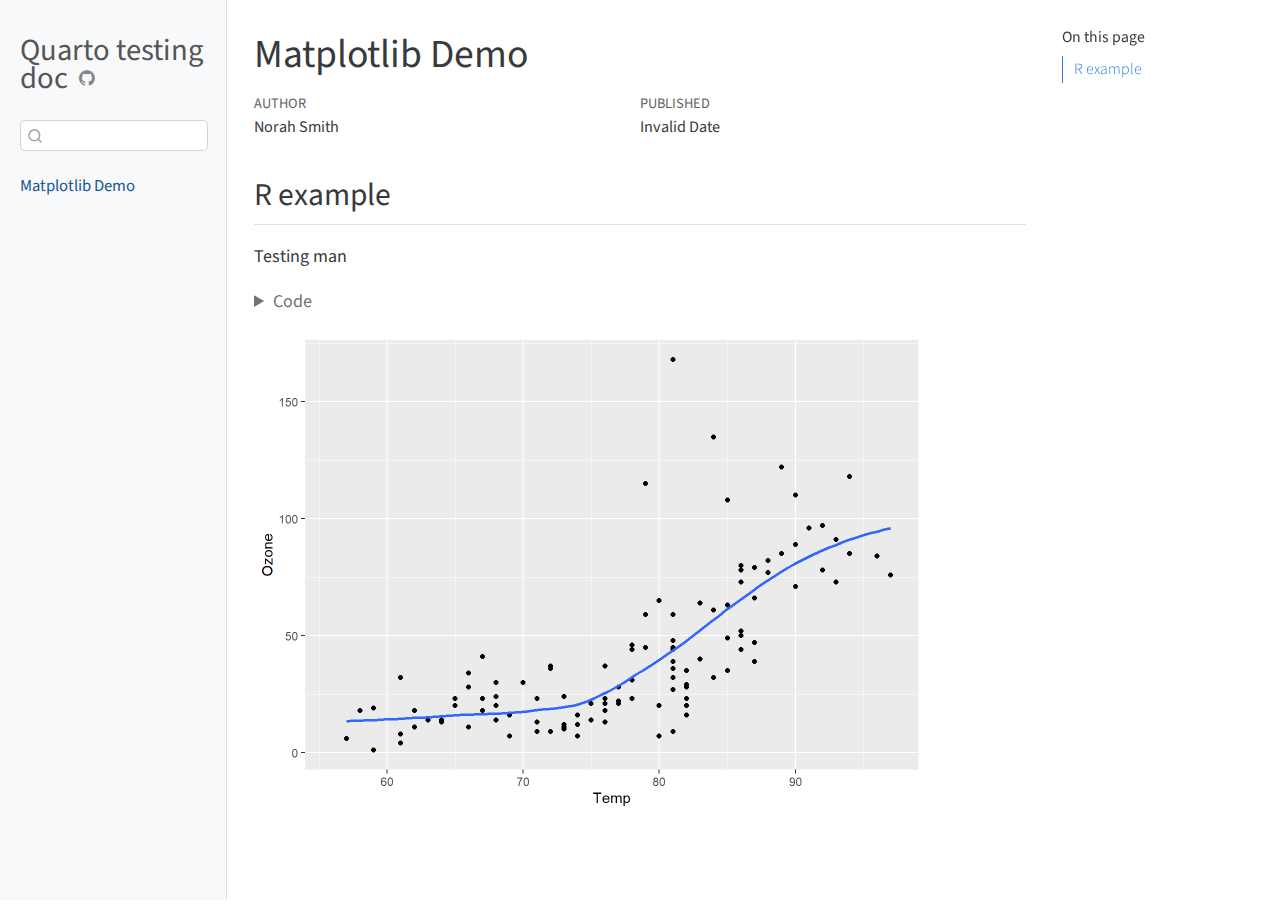
<file: index.html>
<!DOCTYPE html>
<html xmlns="http://www.w3.org/1999/xhtml" lang="en" xml:lang="en"><head>

<meta charset="utf-8">
<meta name="generator" content="quarto-1.2.269">

<meta name="viewport" content="width=device-width, initial-scale=1.0, user-scalable=yes">

<meta name="author" content="Norah Smith">

<title>Quarto testing doc - Matplotlib Demo</title>
<style>
code{white-space: pre-wrap;}
span.smallcaps{font-variant: small-caps;}
div.columns{display: flex; gap: min(4vw, 1.5em);}
div.column{flex: auto; overflow-x: auto;}
div.hanging-indent{margin-left: 1.5em; text-indent: -1.5em;}
ul.task-list{list-style: none;}
ul.task-list li input[type="checkbox"] {
  width: 0.8em;
  margin: 0 0.8em 0.2em -1.6em;
  vertical-align: middle;
}
pre > code.sourceCode { white-space: pre; position: relative; }
pre > code.sourceCode > span { display: inline-block; line-height: 1.25; }
pre > code.sourceCode > span:empty { height: 1.2em; }
.sourceCode { overflow: visible; }
code.sourceCode > span { color: inherit; text-decoration: inherit; }
div.sourceCode { margin: 1em 0; }
pre.sourceCode { margin: 0; }
@media screen {
div.sourceCode { overflow: auto; }
}
@media print {
pre > code.sourceCode { white-space: pre-wrap; }
pre > code.sourceCode > span { text-indent: -5em; padding-left: 5em; }
}
pre.numberSource code
  { counter-reset: source-line 0; }
pre.numberSource code > span
  { position: relative; left: -4em; counter-increment: source-line; }
pre.numberSource code > span > a:first-child::before
  { content: counter(source-line);
    position: relative; left: -1em; text-align: right; vertical-align: baseline;
    border: none; display: inline-block;
    -webkit-touch-callout: none; -webkit-user-select: none;
    -khtml-user-select: none; -moz-user-select: none;
    -ms-user-select: none; user-select: none;
    padding: 0 4px; width: 4em;
    color: #aaaaaa;
  }
pre.numberSource { margin-left: 3em; border-left: 1px solid #aaaaaa;  padding-left: 4px; }
div.sourceCode
  {   }
@media screen {
pre > code.sourceCode > span > a:first-child::before { text-decoration: underline; }
}
code span.al { color: #ff0000; font-weight: bold; } /* Alert */
code span.an { color: #60a0b0; font-weight: bold; font-style: italic; } /* Annotation */
code span.at { color: #7d9029; } /* Attribute */
code span.bn { color: #40a070; } /* BaseN */
code span.bu { color: #008000; } /* BuiltIn */
code span.cf { color: #007020; font-weight: bold; } /* ControlFlow */
code span.ch { color: #4070a0; } /* Char */
code span.cn { color: #880000; } /* Constant */
code span.co { color: #60a0b0; font-style: italic; } /* Comment */
code span.cv { color: #60a0b0; font-weight: bold; font-style: italic; } /* CommentVar */
code span.do { color: #ba2121; font-style: italic; } /* Documentation */
code span.dt { color: #902000; } /* DataType */
code span.dv { color: #40a070; } /* DecVal */
code span.er { color: #ff0000; font-weight: bold; } /* Error */
code span.ex { } /* Extension */
code span.fl { color: #40a070; } /* Float */
code span.fu { color: #06287e; } /* Function */
code span.im { color: #008000; font-weight: bold; } /* Import */
code span.in { color: #60a0b0; font-weight: bold; font-style: italic; } /* Information */
code span.kw { color: #007020; font-weight: bold; } /* Keyword */
code span.op { color: #666666; } /* Operator */
code span.ot { color: #007020; } /* Other */
code span.pp { color: #bc7a00; } /* Preprocessor */
code span.sc { color: #4070a0; } /* SpecialChar */
code span.ss { color: #bb6688; } /* SpecialString */
code span.st { color: #4070a0; } /* String */
code span.va { color: #19177c; } /* Variable */
code span.vs { color: #4070a0; } /* VerbatimString */
code span.wa { color: #60a0b0; font-weight: bold; font-style: italic; } /* Warning */
</style>


<script src="site_libs/quarto-nav/quarto-nav.js"></script>
<script src="site_libs/quarto-nav/headroom.min.js"></script>
<script src="site_libs/clipboard/clipboard.min.js"></script>
<script src="site_libs/quarto-search/autocomplete.umd.js"></script>
<script src="site_libs/quarto-search/fuse.min.js"></script>
<script src="site_libs/quarto-search/quarto-search.js"></script>
<meta name="quarto:offset" content="./">
<script src="site_libs/quarto-html/quarto.js"></script>
<script src="site_libs/quarto-html/popper.min.js"></script>
<script src="site_libs/quarto-html/tippy.umd.min.js"></script>
<script src="site_libs/quarto-html/anchor.min.js"></script>
<link href="site_libs/quarto-html/tippy.css" rel="stylesheet">
<link href="site_libs/quarto-html/quarto-syntax-highlighting.css" rel="stylesheet" id="quarto-text-highlighting-styles">
<script src="site_libs/bootstrap/bootstrap.min.js"></script>
<link href="site_libs/bootstrap/bootstrap-icons.css" rel="stylesheet">
<link href="site_libs/bootstrap/bootstrap.min.css" rel="stylesheet" id="quarto-bootstrap" data-mode="light">
<script id="quarto-search-options" type="application/json">{
  "location": "sidebar",
  "copy-button": false,
  "collapse-after": 3,
  "panel-placement": "start",
  "type": "textbox",
  "limit": 20,
  "language": {
    "search-no-results-text": "No results",
    "search-matching-documents-text": "matching documents",
    "search-copy-link-title": "Copy link to search",
    "search-hide-matches-text": "Hide additional matches",
    "search-more-match-text": "more match in this document",
    "search-more-matches-text": "more matches in this document",
    "search-clear-button-title": "Clear",
    "search-detached-cancel-button-title": "Cancel",
    "search-submit-button-title": "Submit"
  }
}</script>


<link rel="stylesheet" href="styles.css">
</head>

<body class="nav-sidebar docked">

<div id="quarto-search-results"></div>
  <header id="quarto-header" class="headroom fixed-top">
  <nav class="quarto-secondary-nav" data-bs-toggle="collapse" data-bs-target="#quarto-sidebar" aria-controls="quarto-sidebar" aria-expanded="false" aria-label="Toggle sidebar navigation" onclick="if (window.quartoToggleHeadroom) { window.quartoToggleHeadroom(); }">
    <div class="container-fluid d-flex justify-content-between">
      <h1 class="quarto-secondary-nav-title">Matplotlib Demo</h1>
      <button type="button" class="quarto-btn-toggle btn" aria-label="Show secondary navigation">
        <i class="bi bi-chevron-right"></i>
      </button>
    </div>
  </nav>
</header>
<!-- content -->
<div id="quarto-content" class="quarto-container page-columns page-rows-contents page-layout-article">
<!-- sidebar -->
  <nav id="quarto-sidebar" class="sidebar collapse sidebar-navigation docked overflow-auto">
    <div class="pt-lg-2 mt-2 text-left sidebar-header">
    <div class="sidebar-title mb-0 py-0">
      <a href="./">Quarto testing doc</a> 
        <div class="sidebar-tools-main">
    <a href="https://github.com/pommevilla/friendly-dollop" title="" class="sidebar-tool px-1"><i class="bi bi-github"></i></a>
</div>
    </div>
      </div>
      <div class="mt-2 flex-shrink-0 align-items-center">
        <div class="sidebar-search">
        <div id="quarto-search" class="" title="Search"></div>
        </div>
      </div>
    <div class="sidebar-menu-container"> 
    <ul class="list-unstyled mt-1">
        <li class="sidebar-item">
  <div class="sidebar-item-container"> 
  <a href="./index.html" class="sidebar-item-text sidebar-link active">Matplotlib Demo</a>
  </div>
</li>
    </ul>
    </div>
</nav>
<!-- margin-sidebar -->
    <div id="quarto-margin-sidebar" class="sidebar margin-sidebar">
        <nav id="TOC" role="doc-toc" class="toc-active">
    <h2 id="toc-title">On this page</h2>
   
  <ul>
  <li><a href="#r-example" id="toc-r-example" class="nav-link active" data-scroll-target="#r-example">R example</a></li>
  </ul>
</nav>
    </div>
<!-- main -->
<main class="content" id="quarto-document-content">

<header id="title-block-header" class="quarto-title-block default">
<div class="quarto-title">
<h1 class="title d-none d-lg-block">Matplotlib Demo</h1>
</div>



<div class="quarto-title-meta">

    <div>
    <div class="quarto-title-meta-heading">Author</div>
    <div class="quarto-title-meta-contents">
             <p>Norah Smith </p>
          </div>
  </div>
    
    <div>
    <div class="quarto-title-meta-heading">Published</div>
    <div class="quarto-title-meta-contents">
      <p class="date">Invalid Date</p>
    </div>
  </div>
  
    
  </div>
  

</header>

<section id="r-example" class="level2">
<h2 class="anchored" data-anchor-id="r-example">R example</h2>
<p>Testing man</p>
<div class="cell">
<details>
<summary>Code</summary>
<div class="sourceCode cell-code" id="cb1"><pre class="sourceCode r code-with-copy"><code class="sourceCode r"><span id="cb1-1"><a href="#cb1-1" aria-hidden="true" tabindex="-1"></a><span class="fu">library</span>(ggplot2)</span>
<span id="cb1-2"><a href="#cb1-2" aria-hidden="true" tabindex="-1"></a><span class="fu">ggplot</span>(airquality, <span class="fu">aes</span>(Temp, Ozone)) <span class="sc">+</span></span>
<span id="cb1-3"><a href="#cb1-3" aria-hidden="true" tabindex="-1"></a>        <span class="fu">geom_point</span>() <span class="sc">+</span></span>
<span id="cb1-4"><a href="#cb1-4" aria-hidden="true" tabindex="-1"></a>        <span class="fu">geom_smooth</span>(<span class="at">method =</span> <span class="st">"loess"</span>, <span class="at">se =</span> <span class="cn">FALSE</span>)</span></code><button title="Copy to Clipboard" class="code-copy-button"><i class="bi"></i></button></pre></div>
</details>
<div class="cell-output-display">
<p><img src="index_files/figure-html/unnamed-chunk-2-1.png" class="img-fluid" width="672"></p>
</div>
</div>


</section>

</main> <!-- /main -->
<script id="quarto-html-after-body" type="application/javascript">
window.document.addEventListener("DOMContentLoaded", function (event) {
  const toggleBodyColorMode = (bsSheetEl) => {
    const mode = bsSheetEl.getAttribute("data-mode");
    const bodyEl = window.document.querySelector("body");
    if (mode === "dark") {
      bodyEl.classList.add("quarto-dark");
      bodyEl.classList.remove("quarto-light");
    } else {
      bodyEl.classList.add("quarto-light");
      bodyEl.classList.remove("quarto-dark");
    }
  }
  const toggleBodyColorPrimary = () => {
    const bsSheetEl = window.document.querySelector("link#quarto-bootstrap");
    if (bsSheetEl) {
      toggleBodyColorMode(bsSheetEl);
    }
  }
  toggleBodyColorPrimary();  
  const icon = "";
  const anchorJS = new window.AnchorJS();
  anchorJS.options = {
    placement: 'right',
    icon: icon
  };
  anchorJS.add('.anchored');
  const clipboard = new window.ClipboardJS('.code-copy-button', {
    target: function(trigger) {
      return trigger.previousElementSibling;
    }
  });
  clipboard.on('success', function(e) {
    // button target
    const button = e.trigger;
    // don't keep focus
    button.blur();
    // flash "checked"
    button.classList.add('code-copy-button-checked');
    var currentTitle = button.getAttribute("title");
    button.setAttribute("title", "Copied!");
    let tooltip;
    if (window.bootstrap) {
      button.setAttribute("data-bs-toggle", "tooltip");
      button.setAttribute("data-bs-placement", "left");
      button.setAttribute("data-bs-title", "Copied!");
      tooltip = new bootstrap.Tooltip(button, 
        { trigger: "manual", 
          customClass: "code-copy-button-tooltip",
          offset: [0, -8]});
      tooltip.show();    
    }
    setTimeout(function() {
      if (tooltip) {
        tooltip.hide();
        button.removeAttribute("data-bs-title");
        button.removeAttribute("data-bs-toggle");
        button.removeAttribute("data-bs-placement");
      }
      button.setAttribute("title", currentTitle);
      button.classList.remove('code-copy-button-checked');
    }, 1000);
    // clear code selection
    e.clearSelection();
  });
  function tippyHover(el, contentFn) {
    const config = {
      allowHTML: true,
      content: contentFn,
      maxWidth: 500,
      delay: 100,
      arrow: false,
      appendTo: function(el) {
          return el.parentElement;
      },
      interactive: true,
      interactiveBorder: 10,
      theme: 'quarto',
      placement: 'bottom-start'
    };
    window.tippy(el, config); 
  }
  const noterefs = window.document.querySelectorAll('a[role="doc-noteref"]');
  for (var i=0; i<noterefs.length; i++) {
    const ref = noterefs[i];
    tippyHover(ref, function() {
      // use id or data attribute instead here
      let href = ref.getAttribute('data-footnote-href') || ref.getAttribute('href');
      try { href = new URL(href).hash; } catch {}
      const id = href.replace(/^#\/?/, "");
      const note = window.document.getElementById(id);
      return note.innerHTML;
    });
  }
  const findCites = (el) => {
    const parentEl = el.parentElement;
    if (parentEl) {
      const cites = parentEl.dataset.cites;
      if (cites) {
        return {
          el,
          cites: cites.split(' ')
        };
      } else {
        return findCites(el.parentElement)
      }
    } else {
      return undefined;
    }
  };
  var bibliorefs = window.document.querySelectorAll('a[role="doc-biblioref"]');
  for (var i=0; i<bibliorefs.length; i++) {
    const ref = bibliorefs[i];
    const citeInfo = findCites(ref);
    if (citeInfo) {
      tippyHover(citeInfo.el, function() {
        var popup = window.document.createElement('div');
        citeInfo.cites.forEach(function(cite) {
          var citeDiv = window.document.createElement('div');
          citeDiv.classList.add('hanging-indent');
          citeDiv.classList.add('csl-entry');
          var biblioDiv = window.document.getElementById('ref-' + cite);
          if (biblioDiv) {
            citeDiv.innerHTML = biblioDiv.innerHTML;
          }
          popup.appendChild(citeDiv);
        });
        return popup.innerHTML;
      });
    }
  }
});
</script>
</div> <!-- /content -->



</body></html>
</file>
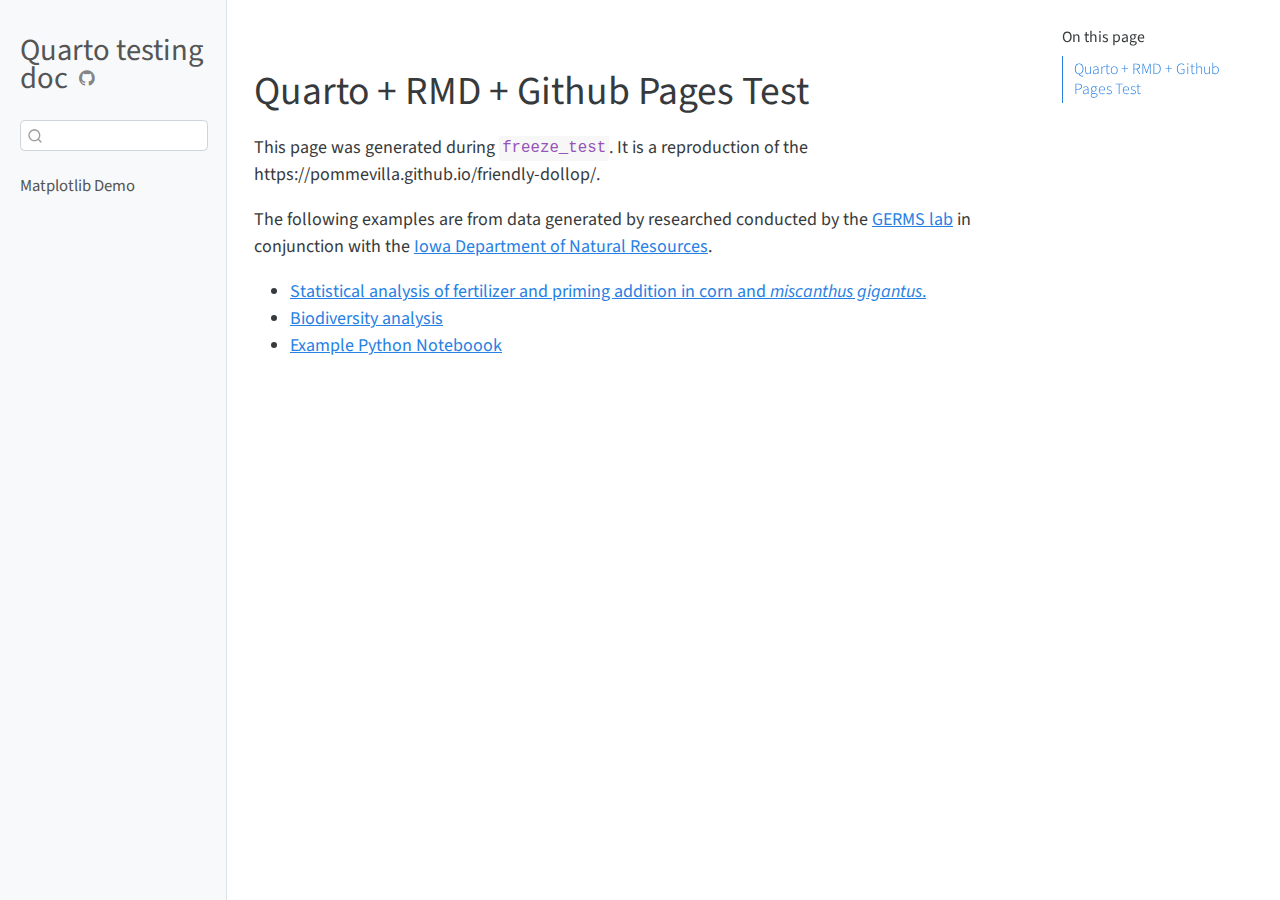
<file: tests/freeze_test/index.html>
<!DOCTYPE html>
<html xmlns="http://www.w3.org/1999/xhtml" lang="en" xml:lang="en"><head>

<meta charset="utf-8">
<meta name="generator" content="quarto-1.2.269">

<meta name="viewport" content="width=device-width, initial-scale=1.0, user-scalable=yes">


<title>Quarto testing doc – index</title>
<style>
code{white-space: pre-wrap;}
span.smallcaps{font-variant: small-caps;}
div.columns{display: flex; gap: min(4vw, 1.5em);}
div.column{flex: auto; overflow-x: auto;}
div.hanging-indent{margin-left: 1.5em; text-indent: -1.5em;}
ul.task-list{list-style: none;}
ul.task-list li input[type="checkbox"] {
  width: 0.8em;
  margin: 0 0.8em 0.2em -1.6em;
  vertical-align: middle;
}
</style>


<script src="../../site_libs/quarto-nav/quarto-nav.js"></script>
<script src="../../site_libs/quarto-nav/headroom.min.js"></script>
<script src="../../site_libs/clipboard/clipboard.min.js"></script>
<script src="../../site_libs/quarto-search/autocomplete.umd.js"></script>
<script src="../../site_libs/quarto-search/fuse.min.js"></script>
<script src="../../site_libs/quarto-search/quarto-search.js"></script>
<meta name="quarto:offset" content="../../">
<script src="../../site_libs/quarto-html/quarto.js"></script>
<script src="../../site_libs/quarto-html/popper.min.js"></script>
<script src="../../site_libs/quarto-html/tippy.umd.min.js"></script>
<script src="../../site_libs/quarto-html/anchor.min.js"></script>
<link href="../../site_libs/quarto-html/tippy.css" rel="stylesheet">
<link href="../../site_libs/quarto-html/quarto-syntax-highlighting.css" rel="stylesheet" id="quarto-text-highlighting-styles">
<script src="../../site_libs/bootstrap/bootstrap.min.js"></script>
<link href="../../site_libs/bootstrap/bootstrap-icons.css" rel="stylesheet">
<link href="../../site_libs/bootstrap/bootstrap.min.css" rel="stylesheet" id="quarto-bootstrap" data-mode="light">
<script id="quarto-search-options" type="application/json">{
  "location": "sidebar",
  "copy-button": false,
  "collapse-after": 3,
  "panel-placement": "start",
  "type": "textbox",
  "limit": 20,
  "language": {
    "search-no-results-text": "No results",
    "search-matching-documents-text": "matching documents",
    "search-copy-link-title": "Copy link to search",
    "search-hide-matches-text": "Hide additional matches",
    "search-more-match-text": "more match in this document",
    "search-more-matches-text": "more matches in this document",
    "search-clear-button-title": "Clear",
    "search-detached-cancel-button-title": "Cancel",
    "search-submit-button-title": "Submit"
  }
}</script>


<link rel="stylesheet" href="../../styles.css">
</head>

<body class="nav-sidebar docked">

<div id="quarto-search-results"></div>
  <header id="quarto-header" class="headroom fixed-top">
  <nav class="quarto-secondary-nav" data-bs-toggle="collapse" data-bs-target="#quarto-sidebar" aria-controls="quarto-sidebar" aria-expanded="false" aria-label="Toggle sidebar navigation" onclick="if (window.quartoToggleHeadroom) { window.quartoToggleHeadroom(); }">
    <div class="container-fluid d-flex justify-content-between">
      <h1 class="quarto-secondary-nav-title">Quarto testing doc</h1>
      <button type="button" class="quarto-btn-toggle btn" aria-label="Show secondary navigation">
        <i class="bi bi-chevron-right"></i>
      </button>
    </div>
  </nav>
</header>
<!-- content -->
<div id="quarto-content" class="quarto-container page-columns page-rows-contents page-layout-article">
<!-- sidebar -->
  <nav id="quarto-sidebar" class="sidebar collapse sidebar-navigation docked overflow-auto">
    <div class="pt-lg-2 mt-2 text-left sidebar-header">
    <div class="sidebar-title mb-0 py-0">
      <a href="../../">Quarto testing doc</a> 
        <div class="sidebar-tools-main">
    <a href="https://github.com/pommevilla/friendly-dollop" title="" class="sidebar-tool px-1"><i class="bi bi-github"></i></a>
</div>
    </div>
      </div>
      <div class="mt-2 flex-shrink-0 align-items-center">
        <div class="sidebar-search">
        <div id="quarto-search" class="" title="Search"></div>
        </div>
      </div>
    <div class="sidebar-menu-container"> 
    <ul class="list-unstyled mt-1">
        <li class="sidebar-item">
  <div class="sidebar-item-container"> 
  <a href="../../index.html" class="sidebar-item-text sidebar-link">Matplotlib Demo</a>
  </div>
</li>
    </ul>
    </div>
</nav>
<!-- margin-sidebar -->
    <div id="quarto-margin-sidebar" class="sidebar margin-sidebar">
        <nav id="TOC" role="doc-toc" class="toc-active">
    <h2 id="toc-title">On this page</h2>
   
  <ul>
  <li><a href="#quarto-rmd-github-pages-test" id="toc-quarto-rmd-github-pages-test" class="nav-link active" data-scroll-target="#quarto-rmd-github-pages-test">Quarto + RMD + Github Pages Test</a></li>
  </ul>
</nav>
    </div>
<!-- main -->
<main class="content" id="quarto-document-content">



<section id="quarto-rmd-github-pages-test" class="level1">
<h1>Quarto + RMD + Github Pages Test</h1>
<p>This page was generated during <code>freeze_test</code>. It is a reproduction of the https://pommevilla.github.io/friendly-dollop/.</p>
<p>The following examples are from data generated by researched conducted by the <a href="http://www.germslab.org/">GERMS lab</a> in conjunction with the <a href="https://www.iowadnr.gov/">Iowa Department of Natural Resources</a>.</p>
<ul>
<li><a href="statistics.html">Statistical analysis of fertilizer and priming addition in corn and <em>miscanthus gigantus</em>.</a></li>
<li><a href="biodiversity.html">Biodiversity analysis</a></li>
<li><a href="sample_python.html">Example Python Noteboook</a></li>
</ul>


</section>

</main> <!-- /main -->
<script id="quarto-html-after-body" type="application/javascript">
window.document.addEventListener("DOMContentLoaded", function (event) {
  const toggleBodyColorMode = (bsSheetEl) => {
    const mode = bsSheetEl.getAttribute("data-mode");
    const bodyEl = window.document.querySelector("body");
    if (mode === "dark") {
      bodyEl.classList.add("quarto-dark");
      bodyEl.classList.remove("quarto-light");
    } else {
      bodyEl.classList.add("quarto-light");
      bodyEl.classList.remove("quarto-dark");
    }
  }
  const toggleBodyColorPrimary = () => {
    const bsSheetEl = window.document.querySelector("link#quarto-bootstrap");
    if (bsSheetEl) {
      toggleBodyColorMode(bsSheetEl);
    }
  }
  toggleBodyColorPrimary();  
  const icon = "";
  const anchorJS = new window.AnchorJS();
  anchorJS.options = {
    placement: 'right',
    icon: icon
  };
  anchorJS.add('.anchored');
  const clipboard = new window.ClipboardJS('.code-copy-button', {
    target: function(trigger) {
      return trigger.previousElementSibling;
    }
  });
  clipboard.on('success', function(e) {
    // button target
    const button = e.trigger;
    // don't keep focus
    button.blur();
    // flash "checked"
    button.classList.add('code-copy-button-checked');
    var currentTitle = button.getAttribute("title");
    button.setAttribute("title", "Copied!");
    let tooltip;
    if (window.bootstrap) {
      button.setAttribute("data-bs-toggle", "tooltip");
      button.setAttribute("data-bs-placement", "left");
      button.setAttribute("data-bs-title", "Copied!");
      tooltip = new bootstrap.Tooltip(button, 
        { trigger: "manual", 
          customClass: "code-copy-button-tooltip",
          offset: [0, -8]});
      tooltip.show();    
    }
    setTimeout(function() {
      if (tooltip) {
        tooltip.hide();
        button.removeAttribute("data-bs-title");
        button.removeAttribute("data-bs-toggle");
        button.removeAttribute("data-bs-placement");
      }
      button.setAttribute("title", currentTitle);
      button.classList.remove('code-copy-button-checked');
    }, 1000);
    // clear code selection
    e.clearSelection();
  });
  function tippyHover(el, contentFn) {
    const config = {
      allowHTML: true,
      content: contentFn,
      maxWidth: 500,
      delay: 100,
      arrow: false,
      appendTo: function(el) {
          return el.parentElement;
      },
      interactive: true,
      interactiveBorder: 10,
      theme: 'quarto',
      placement: 'bottom-start'
    };
    window.tippy(el, config); 
  }
  const noterefs = window.document.querySelectorAll('a[role="doc-noteref"]');
  for (var i=0; i<noterefs.length; i++) {
    const ref = noterefs[i];
    tippyHover(ref, function() {
      // use id or data attribute instead here
      let href = ref.getAttribute('data-footnote-href') || ref.getAttribute('href');
      try { href = new URL(href).hash; } catch {}
      const id = href.replace(/^#\/?/, "");
      const note = window.document.getElementById(id);
      return note.innerHTML;
    });
  }
  const findCites = (el) => {
    const parentEl = el.parentElement;
    if (parentEl) {
      const cites = parentEl.dataset.cites;
      if (cites) {
        return {
          el,
          cites: cites.split(' ')
        };
      } else {
        return findCites(el.parentElement)
      }
    } else {
      return undefined;
    }
  };
  var bibliorefs = window.document.querySelectorAll('a[role="doc-biblioref"]');
  for (var i=0; i<bibliorefs.length; i++) {
    const ref = bibliorefs[i];
    const citeInfo = findCites(ref);
    if (citeInfo) {
      tippyHover(citeInfo.el, function() {
        var popup = window.document.createElement('div');
        citeInfo.cites.forEach(function(cite) {
          var citeDiv = window.document.createElement('div');
          citeDiv.classList.add('hanging-indent');
          citeDiv.classList.add('csl-entry');
          var biblioDiv = window.document.getElementById('ref-' + cite);
          if (biblioDiv) {
            citeDiv.innerHTML = biblioDiv.innerHTML;
          }
          popup.appendChild(citeDiv);
        });
        return popup.innerHTML;
      });
    }
  }
});
</script>
</div> <!-- /content -->



</body></html>
</file>
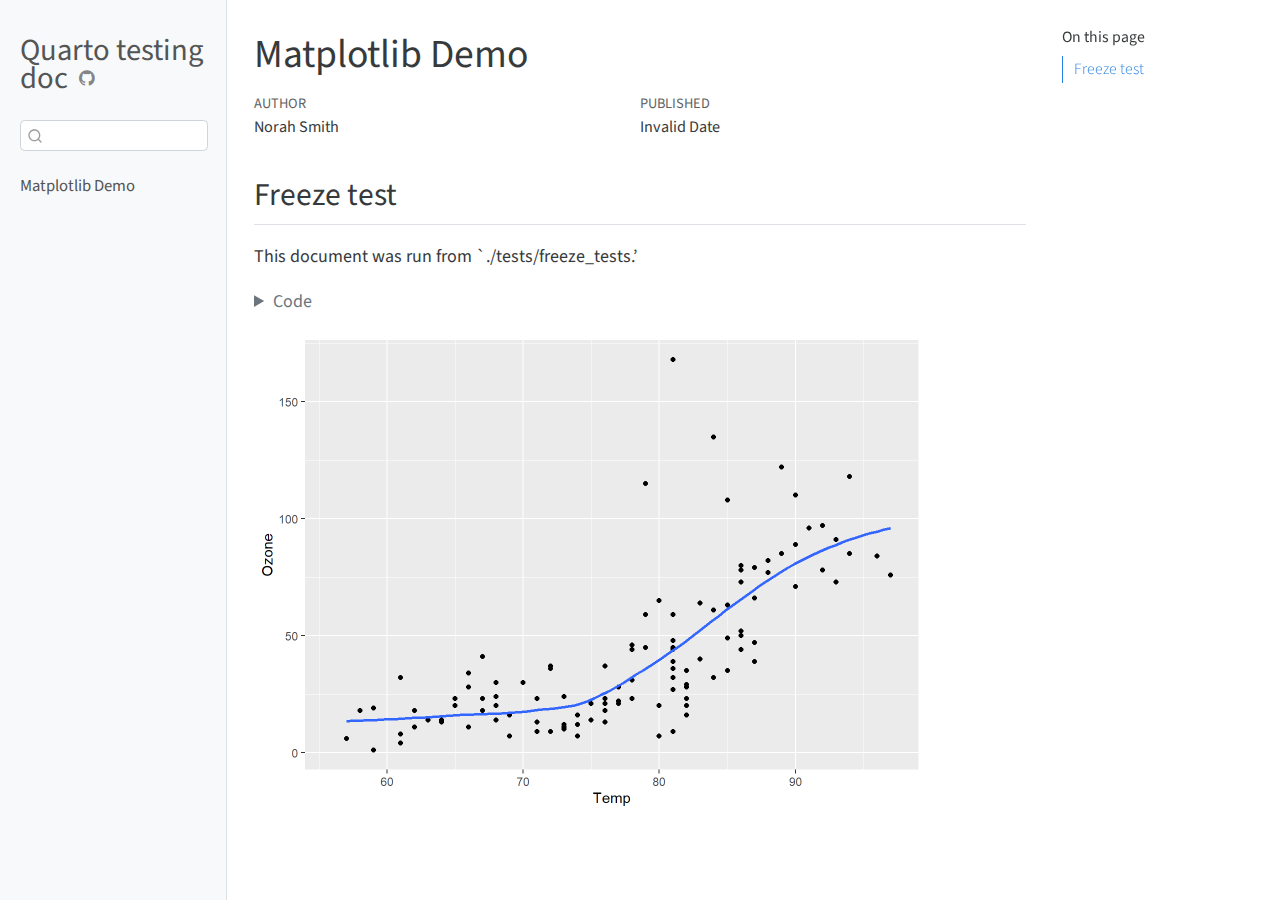
<file: tests/simple_freeze_test/index.html>
<!DOCTYPE html>
<html xmlns="http://www.w3.org/1999/xhtml" lang="en" xml:lang="en"><head>

<meta charset="utf-8">
<meta name="generator" content="quarto-1.2.269">

<meta name="viewport" content="width=device-width, initial-scale=1.0, user-scalable=yes">

<meta name="author" content="Norah Smith">

<title>Quarto testing doc - Matplotlib Demo</title>
<style>
code{white-space: pre-wrap;}
span.smallcaps{font-variant: small-caps;}
div.columns{display: flex; gap: min(4vw, 1.5em);}
div.column{flex: auto; overflow-x: auto;}
div.hanging-indent{margin-left: 1.5em; text-indent: -1.5em;}
ul.task-list{list-style: none;}
ul.task-list li input[type="checkbox"] {
  width: 0.8em;
  margin: 0 0.8em 0.2em -1.6em;
  vertical-align: middle;
}
pre > code.sourceCode { white-space: pre; position: relative; }
pre > code.sourceCode > span { display: inline-block; line-height: 1.25; }
pre > code.sourceCode > span:empty { height: 1.2em; }
.sourceCode { overflow: visible; }
code.sourceCode > span { color: inherit; text-decoration: inherit; }
div.sourceCode { margin: 1em 0; }
pre.sourceCode { margin: 0; }
@media screen {
div.sourceCode { overflow: auto; }
}
@media print {
pre > code.sourceCode { white-space: pre-wrap; }
pre > code.sourceCode > span { text-indent: -5em; padding-left: 5em; }
}
pre.numberSource code
  { counter-reset: source-line 0; }
pre.numberSource code > span
  { position: relative; left: -4em; counter-increment: source-line; }
pre.numberSource code > span > a:first-child::before
  { content: counter(source-line);
    position: relative; left: -1em; text-align: right; vertical-align: baseline;
    border: none; display: inline-block;
    -webkit-touch-callout: none; -webkit-user-select: none;
    -khtml-user-select: none; -moz-user-select: none;
    -ms-user-select: none; user-select: none;
    padding: 0 4px; width: 4em;
    color: #aaaaaa;
  }
pre.numberSource { margin-left: 3em; border-left: 1px solid #aaaaaa;  padding-left: 4px; }
div.sourceCode
  {   }
@media screen {
pre > code.sourceCode > span > a:first-child::before { text-decoration: underline; }
}
code span.al { color: #ff0000; font-weight: bold; } /* Alert */
code span.an { color: #60a0b0; font-weight: bold; font-style: italic; } /* Annotation */
code span.at { color: #7d9029; } /* Attribute */
code span.bn { color: #40a070; } /* BaseN */
code span.bu { color: #008000; } /* BuiltIn */
code span.cf { color: #007020; font-weight: bold; } /* ControlFlow */
code span.ch { color: #4070a0; } /* Char */
code span.cn { color: #880000; } /* Constant */
code span.co { color: #60a0b0; font-style: italic; } /* Comment */
code span.cv { color: #60a0b0; font-weight: bold; font-style: italic; } /* CommentVar */
code span.do { color: #ba2121; font-style: italic; } /* Documentation */
code span.dt { color: #902000; } /* DataType */
code span.dv { color: #40a070; } /* DecVal */
code span.er { color: #ff0000; font-weight: bold; } /* Error */
code span.ex { } /* Extension */
code span.fl { color: #40a070; } /* Float */
code span.fu { color: #06287e; } /* Function */
code span.im { color: #008000; font-weight: bold; } /* Import */
code span.in { color: #60a0b0; font-weight: bold; font-style: italic; } /* Information */
code span.kw { color: #007020; font-weight: bold; } /* Keyword */
code span.op { color: #666666; } /* Operator */
code span.ot { color: #007020; } /* Other */
code span.pp { color: #bc7a00; } /* Preprocessor */
code span.sc { color: #4070a0; } /* SpecialChar */
code span.ss { color: #bb6688; } /* SpecialString */
code span.st { color: #4070a0; } /* String */
code span.va { color: #19177c; } /* Variable */
code span.vs { color: #4070a0; } /* VerbatimString */
code span.wa { color: #60a0b0; font-weight: bold; font-style: italic; } /* Warning */
</style>


<script src="../../site_libs/quarto-nav/quarto-nav.js"></script>
<script src="../../site_libs/quarto-nav/headroom.min.js"></script>
<script src="../../site_libs/clipboard/clipboard.min.js"></script>
<script src="../../site_libs/quarto-search/autocomplete.umd.js"></script>
<script src="../../site_libs/quarto-search/fuse.min.js"></script>
<script src="../../site_libs/quarto-search/quarto-search.js"></script>
<meta name="quarto:offset" content="../../">
<script src="../../site_libs/quarto-html/quarto.js"></script>
<script src="../../site_libs/quarto-html/popper.min.js"></script>
<script src="../../site_libs/quarto-html/tippy.umd.min.js"></script>
<script src="../../site_libs/quarto-html/anchor.min.js"></script>
<link href="../../site_libs/quarto-html/tippy.css" rel="stylesheet">
<link href="../../site_libs/quarto-html/quarto-syntax-highlighting.css" rel="stylesheet" id="quarto-text-highlighting-styles">
<script src="../../site_libs/bootstrap/bootstrap.min.js"></script>
<link href="../../site_libs/bootstrap/bootstrap-icons.css" rel="stylesheet">
<link href="../../site_libs/bootstrap/bootstrap.min.css" rel="stylesheet" id="quarto-bootstrap" data-mode="light">
<script id="quarto-search-options" type="application/json">{
  "location": "sidebar",
  "copy-button": false,
  "collapse-after": 3,
  "panel-placement": "start",
  "type": "textbox",
  "limit": 20,
  "language": {
    "search-no-results-text": "No results",
    "search-matching-documents-text": "matching documents",
    "search-copy-link-title": "Copy link to search",
    "search-hide-matches-text": "Hide additional matches",
    "search-more-match-text": "more match in this document",
    "search-more-matches-text": "more matches in this document",
    "search-clear-button-title": "Clear",
    "search-detached-cancel-button-title": "Cancel",
    "search-submit-button-title": "Submit"
  }
}</script>


<link rel="stylesheet" href="../../styles.css">
</head>

<body class="nav-sidebar docked">

<div id="quarto-search-results"></div>
  <header id="quarto-header" class="headroom fixed-top">
  <nav class="quarto-secondary-nav" data-bs-toggle="collapse" data-bs-target="#quarto-sidebar" aria-controls="quarto-sidebar" aria-expanded="false" aria-label="Toggle sidebar navigation" onclick="if (window.quartoToggleHeadroom) { window.quartoToggleHeadroom(); }">
    <div class="container-fluid d-flex justify-content-between">
      <h1 class="quarto-secondary-nav-title">Matplotlib Demo</h1>
      <button type="button" class="quarto-btn-toggle btn" aria-label="Show secondary navigation">
        <i class="bi bi-chevron-right"></i>
      </button>
    </div>
  </nav>
</header>
<!-- content -->
<div id="quarto-content" class="quarto-container page-columns page-rows-contents page-layout-article">
<!-- sidebar -->
  <nav id="quarto-sidebar" class="sidebar collapse sidebar-navigation docked overflow-auto">
    <div class="pt-lg-2 mt-2 text-left sidebar-header">
    <div class="sidebar-title mb-0 py-0">
      <a href="../../">Quarto testing doc</a> 
        <div class="sidebar-tools-main">
    <a href="https://github.com/pommevilla/friendly-dollop" title="" class="sidebar-tool px-1"><i class="bi bi-github"></i></a>
</div>
    </div>
      </div>
      <div class="mt-2 flex-shrink-0 align-items-center">
        <div class="sidebar-search">
        <div id="quarto-search" class="" title="Search"></div>
        </div>
      </div>
    <div class="sidebar-menu-container"> 
    <ul class="list-unstyled mt-1">
        <li class="sidebar-item">
  <div class="sidebar-item-container"> 
  <a href="../../index.html" class="sidebar-item-text sidebar-link">Matplotlib Demo</a>
  </div>
</li>
    </ul>
    </div>
</nav>
<!-- margin-sidebar -->
    <div id="quarto-margin-sidebar" class="sidebar margin-sidebar">
        <nav id="TOC" role="doc-toc" class="toc-active">
    <h2 id="toc-title">On this page</h2>
   
  <ul>
  <li><a href="#freeze-test" id="toc-freeze-test" class="nav-link active" data-scroll-target="#freeze-test">Freeze test</a></li>
  </ul>
</nav>
    </div>
<!-- main -->
<main class="content" id="quarto-document-content">

<header id="title-block-header" class="quarto-title-block default">
<div class="quarto-title">
<h1 class="title d-none d-lg-block">Matplotlib Demo</h1>
</div>



<div class="quarto-title-meta">

    <div>
    <div class="quarto-title-meta-heading">Author</div>
    <div class="quarto-title-meta-contents">
             <p>Norah Smith </p>
          </div>
  </div>
    
    <div>
    <div class="quarto-title-meta-heading">Published</div>
    <div class="quarto-title-meta-contents">
      <p class="date">Invalid Date</p>
    </div>
  </div>
  
    
  </div>
  

</header>

<section id="freeze-test" class="level2">
<h2 class="anchored" data-anchor-id="freeze-test">Freeze test</h2>
<p>This document was run from `./tests/freeze_tests.’</p>
<div class="cell">
<details>
<summary>Code</summary>
<div class="sourceCode cell-code" id="cb1"><pre class="sourceCode r code-with-copy"><code class="sourceCode r"><span id="cb1-1"><a href="#cb1-1" aria-hidden="true" tabindex="-1"></a><span class="fu">library</span>(ggplot2)</span>
<span id="cb1-2"><a href="#cb1-2" aria-hidden="true" tabindex="-1"></a><span class="fu">ggplot</span>(airquality, <span class="fu">aes</span>(Temp, Ozone)) <span class="sc">+</span></span>
<span id="cb1-3"><a href="#cb1-3" aria-hidden="true" tabindex="-1"></a>        <span class="fu">geom_point</span>() <span class="sc">+</span></span>
<span id="cb1-4"><a href="#cb1-4" aria-hidden="true" tabindex="-1"></a>        <span class="fu">geom_smooth</span>(<span class="at">method =</span> <span class="st">"loess"</span>, <span class="at">se =</span> <span class="cn">FALSE</span>)</span></code><button title="Copy to Clipboard" class="code-copy-button"><i class="bi"></i></button></pre></div>
</details>
<div class="cell-output-display">
<p><img src="index_files/figure-html/unnamed-chunk-2-1.png" class="img-fluid" width="672"></p>
</div>
</div>


</section>

</main> <!-- /main -->
<script id="quarto-html-after-body" type="application/javascript">
window.document.addEventListener("DOMContentLoaded", function (event) {
  const toggleBodyColorMode = (bsSheetEl) => {
    const mode = bsSheetEl.getAttribute("data-mode");
    const bodyEl = window.document.querySelector("body");
    if (mode === "dark") {
      bodyEl.classList.add("quarto-dark");
      bodyEl.classList.remove("quarto-light");
    } else {
      bodyEl.classList.add("quarto-light");
      bodyEl.classList.remove("quarto-dark");
    }
  }
  const toggleBodyColorPrimary = () => {
    const bsSheetEl = window.document.querySelector("link#quarto-bootstrap");
    if (bsSheetEl) {
      toggleBodyColorMode(bsSheetEl);
    }
  }
  toggleBodyColorPrimary();  
  const icon = "";
  const anchorJS = new window.AnchorJS();
  anchorJS.options = {
    placement: 'right',
    icon: icon
  };
  anchorJS.add('.anchored');
  const clipboard = new window.ClipboardJS('.code-copy-button', {
    target: function(trigger) {
      return trigger.previousElementSibling;
    }
  });
  clipboard.on('success', function(e) {
    // button target
    const button = e.trigger;
    // don't keep focus
    button.blur();
    // flash "checked"
    button.classList.add('code-copy-button-checked');
    var currentTitle = button.getAttribute("title");
    button.setAttribute("title", "Copied!");
    let tooltip;
    if (window.bootstrap) {
      button.setAttribute("data-bs-toggle", "tooltip");
      button.setAttribute("data-bs-placement", "left");
      button.setAttribute("data-bs-title", "Copied!");
      tooltip = new bootstrap.Tooltip(button, 
        { trigger: "manual", 
          customClass: "code-copy-button-tooltip",
          offset: [0, -8]});
      tooltip.show();    
    }
    setTimeout(function() {
      if (tooltip) {
        tooltip.hide();
        button.removeAttribute("data-bs-title");
        button.removeAttribute("data-bs-toggle");
        button.removeAttribute("data-bs-placement");
      }
      button.setAttribute("title", currentTitle);
      button.classList.remove('code-copy-button-checked');
    }, 1000);
    // clear code selection
    e.clearSelection();
  });
  function tippyHover(el, contentFn) {
    const config = {
      allowHTML: true,
      content: contentFn,
      maxWidth: 500,
      delay: 100,
      arrow: false,
      appendTo: function(el) {
          return el.parentElement;
      },
      interactive: true,
      interactiveBorder: 10,
      theme: 'quarto',
      placement: 'bottom-start'
    };
    window.tippy(el, config); 
  }
  const noterefs = window.document.querySelectorAll('a[role="doc-noteref"]');
  for (var i=0; i<noterefs.length; i++) {
    const ref = noterefs[i];
    tippyHover(ref, function() {
      // use id or data attribute instead here
      let href = ref.getAttribute('data-footnote-href') || ref.getAttribute('href');
      try { href = new URL(href).hash; } catch {}
      const id = href.replace(/^#\/?/, "");
      const note = window.document.getElementById(id);
      return note.innerHTML;
    });
  }
  const findCites = (el) => {
    const parentEl = el.parentElement;
    if (parentEl) {
      const cites = parentEl.dataset.cites;
      if (cites) {
        return {
          el,
          cites: cites.split(' ')
        };
      } else {
        return findCites(el.parentElement)
      }
    } else {
      return undefined;
    }
  };
  var bibliorefs = window.document.querySelectorAll('a[role="doc-biblioref"]');
  for (var i=0; i<bibliorefs.length; i++) {
    const ref = bibliorefs[i];
    const citeInfo = findCites(ref);
    if (citeInfo) {
      tippyHover(citeInfo.el, function() {
        var popup = window.document.createElement('div');
        citeInfo.cites.forEach(function(cite) {
          var citeDiv = window.document.createElement('div');
          citeDiv.classList.add('hanging-indent');
          citeDiv.classList.add('csl-entry');
          var biblioDiv = window.document.getElementById('ref-' + cite);
          if (biblioDiv) {
            citeDiv.innerHTML = biblioDiv.innerHTML;
          }
          popup.appendChild(citeDiv);
        });
        return popup.innerHTML;
      });
    }
  }
});
</script>
</div> <!-- /content -->



</body></html>
</file>
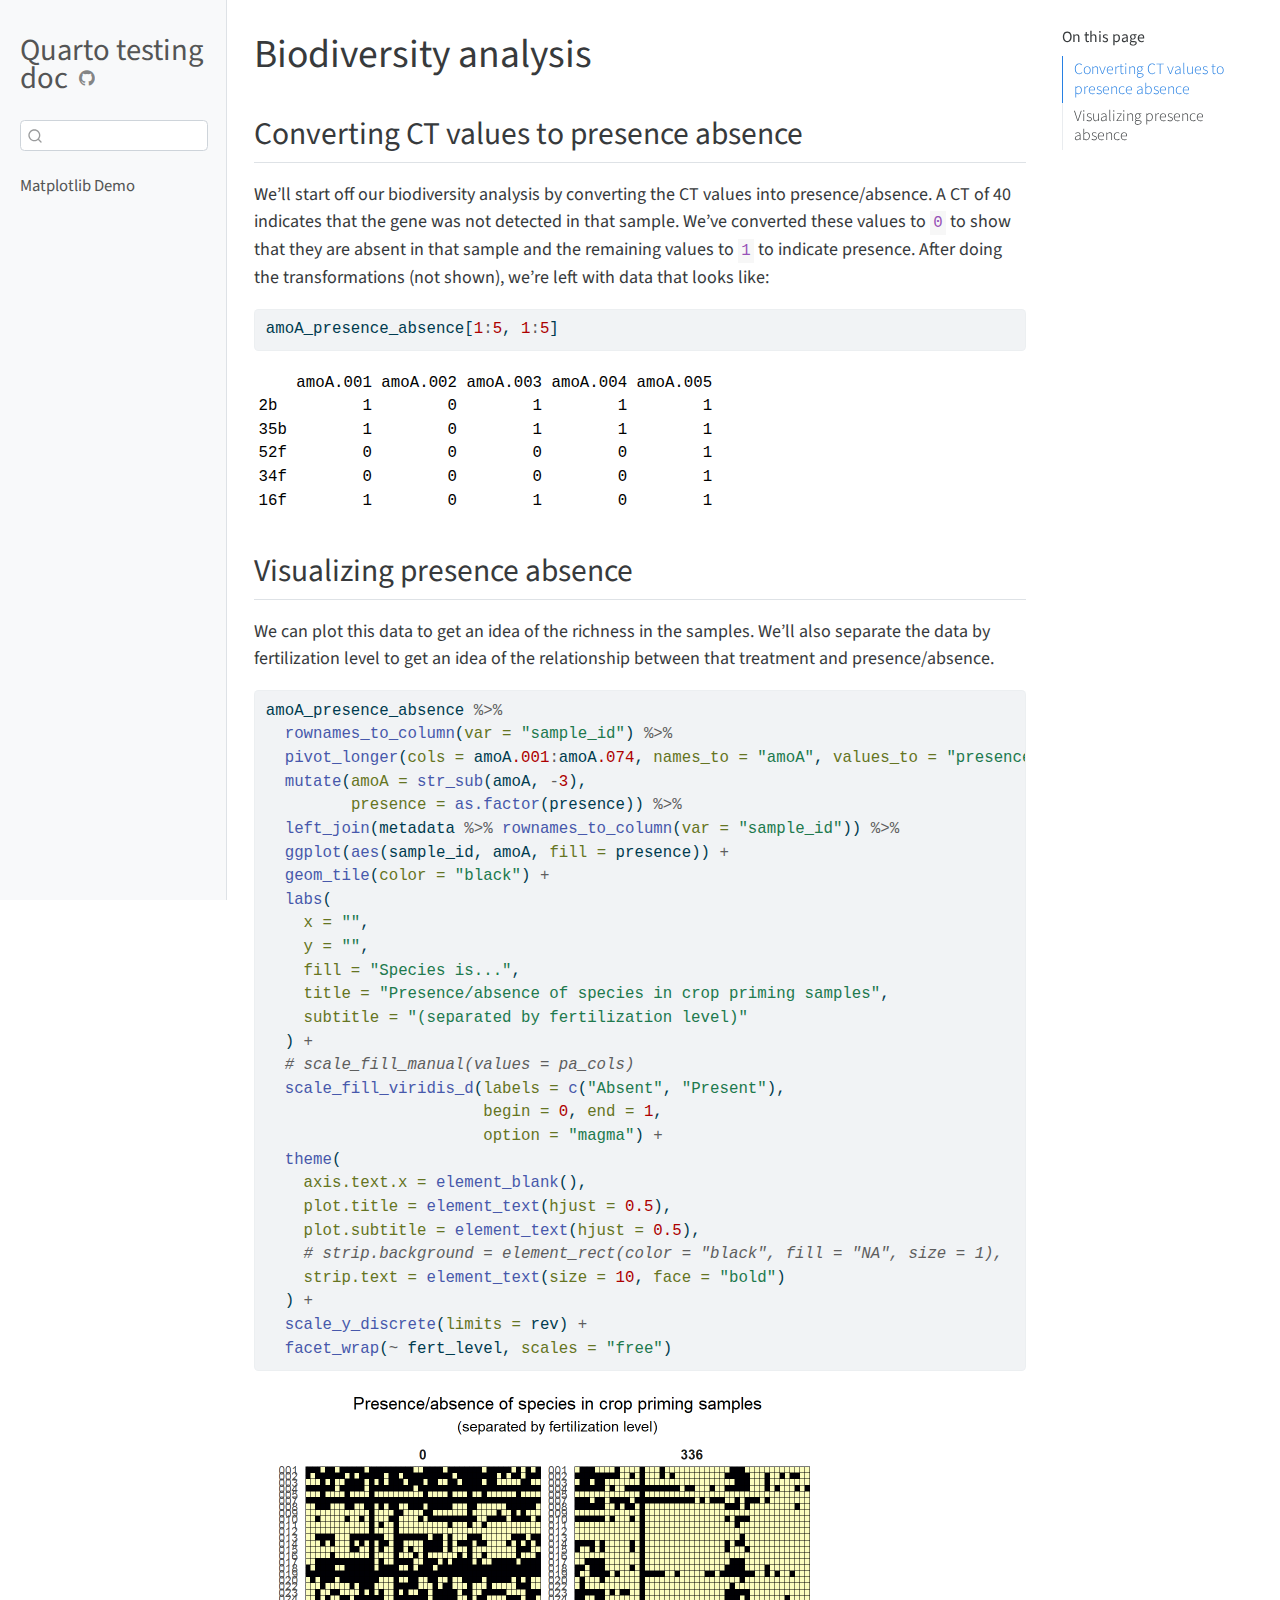
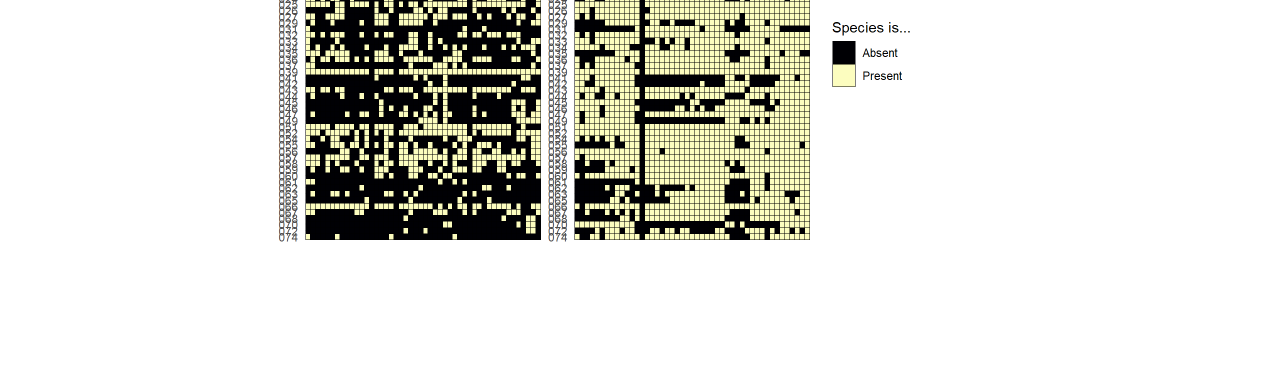
<file: tests/freeze_test/biodiversity.html>
<!DOCTYPE html>
<html xmlns="http://www.w3.org/1999/xhtml" lang="en" xml:lang="en"><head>

<meta charset="utf-8">
<meta name="generator" content="quarto-1.2.269">

<meta name="viewport" content="width=device-width, initial-scale=1.0, user-scalable=yes">


<title>Quarto testing doc - Biodiversity analysis</title>
<style>
code{white-space: pre-wrap;}
span.smallcaps{font-variant: small-caps;}
div.columns{display: flex; gap: min(4vw, 1.5em);}
div.column{flex: auto; overflow-x: auto;}
div.hanging-indent{margin-left: 1.5em; text-indent: -1.5em;}
ul.task-list{list-style: none;}
ul.task-list li input[type="checkbox"] {
  width: 0.8em;
  margin: 0 0.8em 0.2em -1.6em;
  vertical-align: middle;
}
pre > code.sourceCode { white-space: pre; position: relative; }
pre > code.sourceCode > span { display: inline-block; line-height: 1.25; }
pre > code.sourceCode > span:empty { height: 1.2em; }
.sourceCode { overflow: visible; }
code.sourceCode > span { color: inherit; text-decoration: inherit; }
div.sourceCode { margin: 1em 0; }
pre.sourceCode { margin: 0; }
@media screen {
div.sourceCode { overflow: auto; }
}
@media print {
pre > code.sourceCode { white-space: pre-wrap; }
pre > code.sourceCode > span { text-indent: -5em; padding-left: 5em; }
}
pre.numberSource code
  { counter-reset: source-line 0; }
pre.numberSource code > span
  { position: relative; left: -4em; counter-increment: source-line; }
pre.numberSource code > span > a:first-child::before
  { content: counter(source-line);
    position: relative; left: -1em; text-align: right; vertical-align: baseline;
    border: none; display: inline-block;
    -webkit-touch-callout: none; -webkit-user-select: none;
    -khtml-user-select: none; -moz-user-select: none;
    -ms-user-select: none; user-select: none;
    padding: 0 4px; width: 4em;
    color: #aaaaaa;
  }
pre.numberSource { margin-left: 3em; border-left: 1px solid #aaaaaa;  padding-left: 4px; }
div.sourceCode
  {   }
@media screen {
pre > code.sourceCode > span > a:first-child::before { text-decoration: underline; }
}
code span.al { color: #ff0000; font-weight: bold; } /* Alert */
code span.an { color: #60a0b0; font-weight: bold; font-style: italic; } /* Annotation */
code span.at { color: #7d9029; } /* Attribute */
code span.bn { color: #40a070; } /* BaseN */
code span.bu { color: #008000; } /* BuiltIn */
code span.cf { color: #007020; font-weight: bold; } /* ControlFlow */
code span.ch { color: #4070a0; } /* Char */
code span.cn { color: #880000; } /* Constant */
code span.co { color: #60a0b0; font-style: italic; } /* Comment */
code span.cv { color: #60a0b0; font-weight: bold; font-style: italic; } /* CommentVar */
code span.do { color: #ba2121; font-style: italic; } /* Documentation */
code span.dt { color: #902000; } /* DataType */
code span.dv { color: #40a070; } /* DecVal */
code span.er { color: #ff0000; font-weight: bold; } /* Error */
code span.ex { } /* Extension */
code span.fl { color: #40a070; } /* Float */
code span.fu { color: #06287e; } /* Function */
code span.im { color: #008000; font-weight: bold; } /* Import */
code span.in { color: #60a0b0; font-weight: bold; font-style: italic; } /* Information */
code span.kw { color: #007020; font-weight: bold; } /* Keyword */
code span.op { color: #666666; } /* Operator */
code span.ot { color: #007020; } /* Other */
code span.pp { color: #bc7a00; } /* Preprocessor */
code span.sc { color: #4070a0; } /* SpecialChar */
code span.ss { color: #bb6688; } /* SpecialString */
code span.st { color: #4070a0; } /* String */
code span.va { color: #19177c; } /* Variable */
code span.vs { color: #4070a0; } /* VerbatimString */
code span.wa { color: #60a0b0; font-weight: bold; font-style: italic; } /* Warning */
</style>


<script src="../../site_libs/quarto-nav/quarto-nav.js"></script>
<script src="../../site_libs/quarto-nav/headroom.min.js"></script>
<script src="../../site_libs/clipboard/clipboard.min.js"></script>
<script src="../../site_libs/quarto-search/autocomplete.umd.js"></script>
<script src="../../site_libs/quarto-search/fuse.min.js"></script>
<script src="../../site_libs/quarto-search/quarto-search.js"></script>
<meta name="quarto:offset" content="../../">
<script src="../../site_libs/quarto-html/quarto.js"></script>
<script src="../../site_libs/quarto-html/popper.min.js"></script>
<script src="../../site_libs/quarto-html/tippy.umd.min.js"></script>
<script src="../../site_libs/quarto-html/anchor.min.js"></script>
<link href="../../site_libs/quarto-html/tippy.css" rel="stylesheet">
<link href="../../site_libs/quarto-html/quarto-syntax-highlighting.css" rel="stylesheet" id="quarto-text-highlighting-styles">
<script src="../../site_libs/bootstrap/bootstrap.min.js"></script>
<link href="../../site_libs/bootstrap/bootstrap-icons.css" rel="stylesheet">
<link href="../../site_libs/bootstrap/bootstrap.min.css" rel="stylesheet" id="quarto-bootstrap" data-mode="light">
<script id="quarto-search-options" type="application/json">{
  "location": "sidebar",
  "copy-button": false,
  "collapse-after": 3,
  "panel-placement": "start",
  "type": "textbox",
  "limit": 20,
  "language": {
    "search-no-results-text": "No results",
    "search-matching-documents-text": "matching documents",
    "search-copy-link-title": "Copy link to search",
    "search-hide-matches-text": "Hide additional matches",
    "search-more-match-text": "more match in this document",
    "search-more-matches-text": "more matches in this document",
    "search-clear-button-title": "Clear",
    "search-detached-cancel-button-title": "Cancel",
    "search-submit-button-title": "Submit"
  }
}</script>


<link rel="stylesheet" href="../../styles.css">
</head>

<body class="nav-sidebar docked">

<div id="quarto-search-results"></div>
  <header id="quarto-header" class="headroom fixed-top">
  <nav class="quarto-secondary-nav" data-bs-toggle="collapse" data-bs-target="#quarto-sidebar" aria-controls="quarto-sidebar" aria-expanded="false" aria-label="Toggle sidebar navigation" onclick="if (window.quartoToggleHeadroom) { window.quartoToggleHeadroom(); }">
    <div class="container-fluid d-flex justify-content-between">
      <h1 class="quarto-secondary-nav-title">Biodiversity analysis</h1>
      <button type="button" class="quarto-btn-toggle btn" aria-label="Show secondary navigation">
        <i class="bi bi-chevron-right"></i>
      </button>
    </div>
  </nav>
</header>
<!-- content -->
<div id="quarto-content" class="quarto-container page-columns page-rows-contents page-layout-article">
<!-- sidebar -->
  <nav id="quarto-sidebar" class="sidebar collapse sidebar-navigation docked overflow-auto">
    <div class="pt-lg-2 mt-2 text-left sidebar-header">
    <div class="sidebar-title mb-0 py-0">
      <a href="../../">Quarto testing doc</a> 
        <div class="sidebar-tools-main">
    <a href="https://github.com/pommevilla/friendly-dollop" title="" class="sidebar-tool px-1"><i class="bi bi-github"></i></a>
</div>
    </div>
      </div>
      <div class="mt-2 flex-shrink-0 align-items-center">
        <div class="sidebar-search">
        <div id="quarto-search" class="" title="Search"></div>
        </div>
      </div>
    <div class="sidebar-menu-container"> 
    <ul class="list-unstyled mt-1">
        <li class="sidebar-item">
  <div class="sidebar-item-container"> 
  <a href="../../index.html" class="sidebar-item-text sidebar-link">Matplotlib Demo</a>
  </div>
</li>
    </ul>
    </div>
</nav>
<!-- margin-sidebar -->
    <div id="quarto-margin-sidebar" class="sidebar margin-sidebar">
        <nav id="TOC" role="doc-toc" class="toc-active">
    <h2 id="toc-title">On this page</h2>
   
  <ul>
  <li><a href="#converting-ct-values-to-presence-absence" id="toc-converting-ct-values-to-presence-absence" class="nav-link active" data-scroll-target="#converting-ct-values-to-presence-absence">Converting CT values to presence absence</a></li>
  <li><a href="#visualizing-presence-absence" id="toc-visualizing-presence-absence" class="nav-link" data-scroll-target="#visualizing-presence-absence">Visualizing presence absence</a></li>
  </ul>
</nav>
    </div>
<!-- main -->
<main class="content" id="quarto-document-content">

<header id="title-block-header" class="quarto-title-block default">
<div class="quarto-title">
<h1 class="title d-none d-lg-block">Biodiversity analysis</h1>
</div>



<div class="quarto-title-meta">

    
  
    
  </div>
  

</header>

<section id="converting-ct-values-to-presence-absence" class="level2">
<h2 class="anchored" data-anchor-id="converting-ct-values-to-presence-absence">Converting CT values to presence absence</h2>
<p>We’ll start off our biodiversity analysis by converting the CT values into presence/absence. A CT of 40 indicates that the gene was not detected in that sample. We’ve converted these values to <code>0</code> to show that they are absent in that sample and the remaining values to <code>1</code> to indicate presence. After doing the transformations (not shown), we’re left with data that looks like:</p>
<div class="cell">
<div class="sourceCode cell-code" id="cb1"><pre class="sourceCode r code-with-copy"><code class="sourceCode r"><span id="cb1-1"><a href="#cb1-1" aria-hidden="true" tabindex="-1"></a>amoA_presence_absence[<span class="dv">1</span><span class="sc">:</span><span class="dv">5</span>, <span class="dv">1</span><span class="sc">:</span><span class="dv">5</span>]</span></code><button title="Copy to Clipboard" class="code-copy-button"><i class="bi"></i></button></pre></div>
<div class="cell-output-stdout">
<pre><code>    amoA.001 amoA.002 amoA.003 amoA.004 amoA.005
2b         1        0        1        1        1
35b        1        0        1        1        1
52f        0        0        0        0        1
34f        0        0        0        0        1
16f        1        0        1        0        1</code></pre>
</div>
</div>
</section>
<section id="visualizing-presence-absence" class="level2">
<h2 class="anchored" data-anchor-id="visualizing-presence-absence">Visualizing presence absence</h2>
<p>We can plot this data to get an idea of the richness in the samples. We’ll also separate the data by fertilization level to get an idea of the relationship between that treatment and presence/absence.</p>
<div class="cell">
<div class="sourceCode cell-code" id="cb3"><pre class="sourceCode r code-with-copy"><code class="sourceCode r"><span id="cb3-1"><a href="#cb3-1" aria-hidden="true" tabindex="-1"></a>amoA_presence_absence <span class="sc">%&gt;%</span> </span>
<span id="cb3-2"><a href="#cb3-2" aria-hidden="true" tabindex="-1"></a>  <span class="fu">rownames_to_column</span>(<span class="at">var =</span> <span class="st">"sample_id"</span>) <span class="sc">%&gt;%</span> </span>
<span id="cb3-3"><a href="#cb3-3" aria-hidden="true" tabindex="-1"></a>  <span class="fu">pivot_longer</span>(<span class="at">cols =</span> amoA<span class="fl">.001</span><span class="sc">:</span>amoA<span class="fl">.074</span>, <span class="at">names_to =</span> <span class="st">"amoA"</span>, <span class="at">values_to =</span> <span class="st">"presence"</span>) <span class="sc">%&gt;%</span> </span>
<span id="cb3-4"><a href="#cb3-4" aria-hidden="true" tabindex="-1"></a>  <span class="fu">mutate</span>(<span class="at">amoA =</span> <span class="fu">str_sub</span>(amoA, <span class="sc">-</span><span class="dv">3</span>),</span>
<span id="cb3-5"><a href="#cb3-5" aria-hidden="true" tabindex="-1"></a>         <span class="at">presence =</span> <span class="fu">as.factor</span>(presence)) <span class="sc">%&gt;%</span> </span>
<span id="cb3-6"><a href="#cb3-6" aria-hidden="true" tabindex="-1"></a>  <span class="fu">left_join</span>(metadata <span class="sc">%&gt;%</span> <span class="fu">rownames_to_column</span>(<span class="at">var =</span> <span class="st">"sample_id"</span>)) <span class="sc">%&gt;%</span> </span>
<span id="cb3-7"><a href="#cb3-7" aria-hidden="true" tabindex="-1"></a>  <span class="fu">ggplot</span>(<span class="fu">aes</span>(sample_id, amoA, <span class="at">fill =</span> presence)) <span class="sc">+</span> </span>
<span id="cb3-8"><a href="#cb3-8" aria-hidden="true" tabindex="-1"></a>  <span class="fu">geom_tile</span>(<span class="at">color =</span> <span class="st">"black"</span>) <span class="sc">+</span></span>
<span id="cb3-9"><a href="#cb3-9" aria-hidden="true" tabindex="-1"></a>  <span class="fu">labs</span>(</span>
<span id="cb3-10"><a href="#cb3-10" aria-hidden="true" tabindex="-1"></a>    <span class="at">x =</span> <span class="st">""</span>,</span>
<span id="cb3-11"><a href="#cb3-11" aria-hidden="true" tabindex="-1"></a>    <span class="at">y =</span> <span class="st">""</span>,</span>
<span id="cb3-12"><a href="#cb3-12" aria-hidden="true" tabindex="-1"></a>    <span class="at">fill =</span> <span class="st">"Species is..."</span>,</span>
<span id="cb3-13"><a href="#cb3-13" aria-hidden="true" tabindex="-1"></a>    <span class="at">title =</span> <span class="st">"Presence/absence of species in crop priming samples"</span>,</span>
<span id="cb3-14"><a href="#cb3-14" aria-hidden="true" tabindex="-1"></a>    <span class="at">subtitle =</span> <span class="st">"(separated by fertilization level)"</span></span>
<span id="cb3-15"><a href="#cb3-15" aria-hidden="true" tabindex="-1"></a>  ) <span class="sc">+</span> </span>
<span id="cb3-16"><a href="#cb3-16" aria-hidden="true" tabindex="-1"></a>  <span class="co"># scale_fill_manual(values = pa_cols)</span></span>
<span id="cb3-17"><a href="#cb3-17" aria-hidden="true" tabindex="-1"></a>  <span class="fu">scale_fill_viridis_d</span>(<span class="at">labels =</span> <span class="fu">c</span>(<span class="st">"Absent"</span>, <span class="st">"Present"</span>),</span>
<span id="cb3-18"><a href="#cb3-18" aria-hidden="true" tabindex="-1"></a>                       <span class="at">begin =</span> <span class="dv">0</span>, <span class="at">end =</span> <span class="dv">1</span>,</span>
<span id="cb3-19"><a href="#cb3-19" aria-hidden="true" tabindex="-1"></a>                       <span class="at">option =</span> <span class="st">"magma"</span>) <span class="sc">+</span></span>
<span id="cb3-20"><a href="#cb3-20" aria-hidden="true" tabindex="-1"></a>  <span class="fu">theme</span>(</span>
<span id="cb3-21"><a href="#cb3-21" aria-hidden="true" tabindex="-1"></a>    <span class="at">axis.text.x =</span> <span class="fu">element_blank</span>(),</span>
<span id="cb3-22"><a href="#cb3-22" aria-hidden="true" tabindex="-1"></a>    <span class="at">plot.title =</span> <span class="fu">element_text</span>(<span class="at">hjust =</span> <span class="fl">0.5</span>),</span>
<span id="cb3-23"><a href="#cb3-23" aria-hidden="true" tabindex="-1"></a>    <span class="at">plot.subtitle =</span> <span class="fu">element_text</span>(<span class="at">hjust =</span> <span class="fl">0.5</span>),</span>
<span id="cb3-24"><a href="#cb3-24" aria-hidden="true" tabindex="-1"></a>    <span class="co"># strip.background = element_rect(color = "black", fill = "NA", size = 1),</span></span>
<span id="cb3-25"><a href="#cb3-25" aria-hidden="true" tabindex="-1"></a>    <span class="at">strip.text =</span> <span class="fu">element_text</span>(<span class="at">size =</span> <span class="dv">10</span>, <span class="at">face =</span> <span class="st">"bold"</span>)</span>
<span id="cb3-26"><a href="#cb3-26" aria-hidden="true" tabindex="-1"></a>  ) <span class="sc">+</span> </span>
<span id="cb3-27"><a href="#cb3-27" aria-hidden="true" tabindex="-1"></a>  <span class="fu">scale_y_discrete</span>(<span class="at">limits =</span> rev) <span class="sc">+</span> </span>
<span id="cb3-28"><a href="#cb3-28" aria-hidden="true" tabindex="-1"></a>  <span class="fu">facet_wrap</span>(<span class="sc">~</span> fert_level, <span class="at">scales =</span> <span class="st">"free"</span>)</span></code><button title="Copy to Clipboard" class="code-copy-button"><i class="bi"></i></button></pre></div>
<div class="cell-output-display">
<p><img src="biodiversity_files/figure-html/unnamed-chunk-6-1.png" class="img-fluid" width="672"></p>
</div>
</div>


</section>

</main> <!-- /main -->
<script id="quarto-html-after-body" type="application/javascript">
window.document.addEventListener("DOMContentLoaded", function (event) {
  const toggleBodyColorMode = (bsSheetEl) => {
    const mode = bsSheetEl.getAttribute("data-mode");
    const bodyEl = window.document.querySelector("body");
    if (mode === "dark") {
      bodyEl.classList.add("quarto-dark");
      bodyEl.classList.remove("quarto-light");
    } else {
      bodyEl.classList.add("quarto-light");
      bodyEl.classList.remove("quarto-dark");
    }
  }
  const toggleBodyColorPrimary = () => {
    const bsSheetEl = window.document.querySelector("link#quarto-bootstrap");
    if (bsSheetEl) {
      toggleBodyColorMode(bsSheetEl);
    }
  }
  toggleBodyColorPrimary();  
  const icon = "";
  const anchorJS = new window.AnchorJS();
  anchorJS.options = {
    placement: 'right',
    icon: icon
  };
  anchorJS.add('.anchored');
  const clipboard = new window.ClipboardJS('.code-copy-button', {
    target: function(trigger) {
      return trigger.previousElementSibling;
    }
  });
  clipboard.on('success', function(e) {
    // button target
    const button = e.trigger;
    // don't keep focus
    button.blur();
    // flash "checked"
    button.classList.add('code-copy-button-checked');
    var currentTitle = button.getAttribute("title");
    button.setAttribute("title", "Copied!");
    let tooltip;
    if (window.bootstrap) {
      button.setAttribute("data-bs-toggle", "tooltip");
      button.setAttribute("data-bs-placement", "left");
      button.setAttribute("data-bs-title", "Copied!");
      tooltip = new bootstrap.Tooltip(button, 
        { trigger: "manual", 
          customClass: "code-copy-button-tooltip",
          offset: [0, -8]});
      tooltip.show();    
    }
    setTimeout(function() {
      if (tooltip) {
        tooltip.hide();
        button.removeAttribute("data-bs-title");
        button.removeAttribute("data-bs-toggle");
        button.removeAttribute("data-bs-placement");
      }
      button.setAttribute("title", currentTitle);
      button.classList.remove('code-copy-button-checked');
    }, 1000);
    // clear code selection
    e.clearSelection();
  });
  function tippyHover(el, contentFn) {
    const config = {
      allowHTML: true,
      content: contentFn,
      maxWidth: 500,
      delay: 100,
      arrow: false,
      appendTo: function(el) {
          return el.parentElement;
      },
      interactive: true,
      interactiveBorder: 10,
      theme: 'quarto',
      placement: 'bottom-start'
    };
    window.tippy(el, config); 
  }
  const noterefs = window.document.querySelectorAll('a[role="doc-noteref"]');
  for (var i=0; i<noterefs.length; i++) {
    const ref = noterefs[i];
    tippyHover(ref, function() {
      // use id or data attribute instead here
      let href = ref.getAttribute('data-footnote-href') || ref.getAttribute('href');
      try { href = new URL(href).hash; } catch {}
      const id = href.replace(/^#\/?/, "");
      const note = window.document.getElementById(id);
      return note.innerHTML;
    });
  }
  const findCites = (el) => {
    const parentEl = el.parentElement;
    if (parentEl) {
      const cites = parentEl.dataset.cites;
      if (cites) {
        return {
          el,
          cites: cites.split(' ')
        };
      } else {
        return findCites(el.parentElement)
      }
    } else {
      return undefined;
    }
  };
  var bibliorefs = window.document.querySelectorAll('a[role="doc-biblioref"]');
  for (var i=0; i<bibliorefs.length; i++) {
    const ref = bibliorefs[i];
    const citeInfo = findCites(ref);
    if (citeInfo) {
      tippyHover(citeInfo.el, function() {
        var popup = window.document.createElement('div');
        citeInfo.cites.forEach(function(cite) {
          var citeDiv = window.document.createElement('div');
          citeDiv.classList.add('hanging-indent');
          citeDiv.classList.add('csl-entry');
          var biblioDiv = window.document.getElementById('ref-' + cite);
          if (biblioDiv) {
            citeDiv.innerHTML = biblioDiv.innerHTML;
          }
          popup.appendChild(citeDiv);
        });
        return popup.innerHTML;
      });
    }
  }
});
</script>
</div> <!-- /content -->



</body></html>
</file>
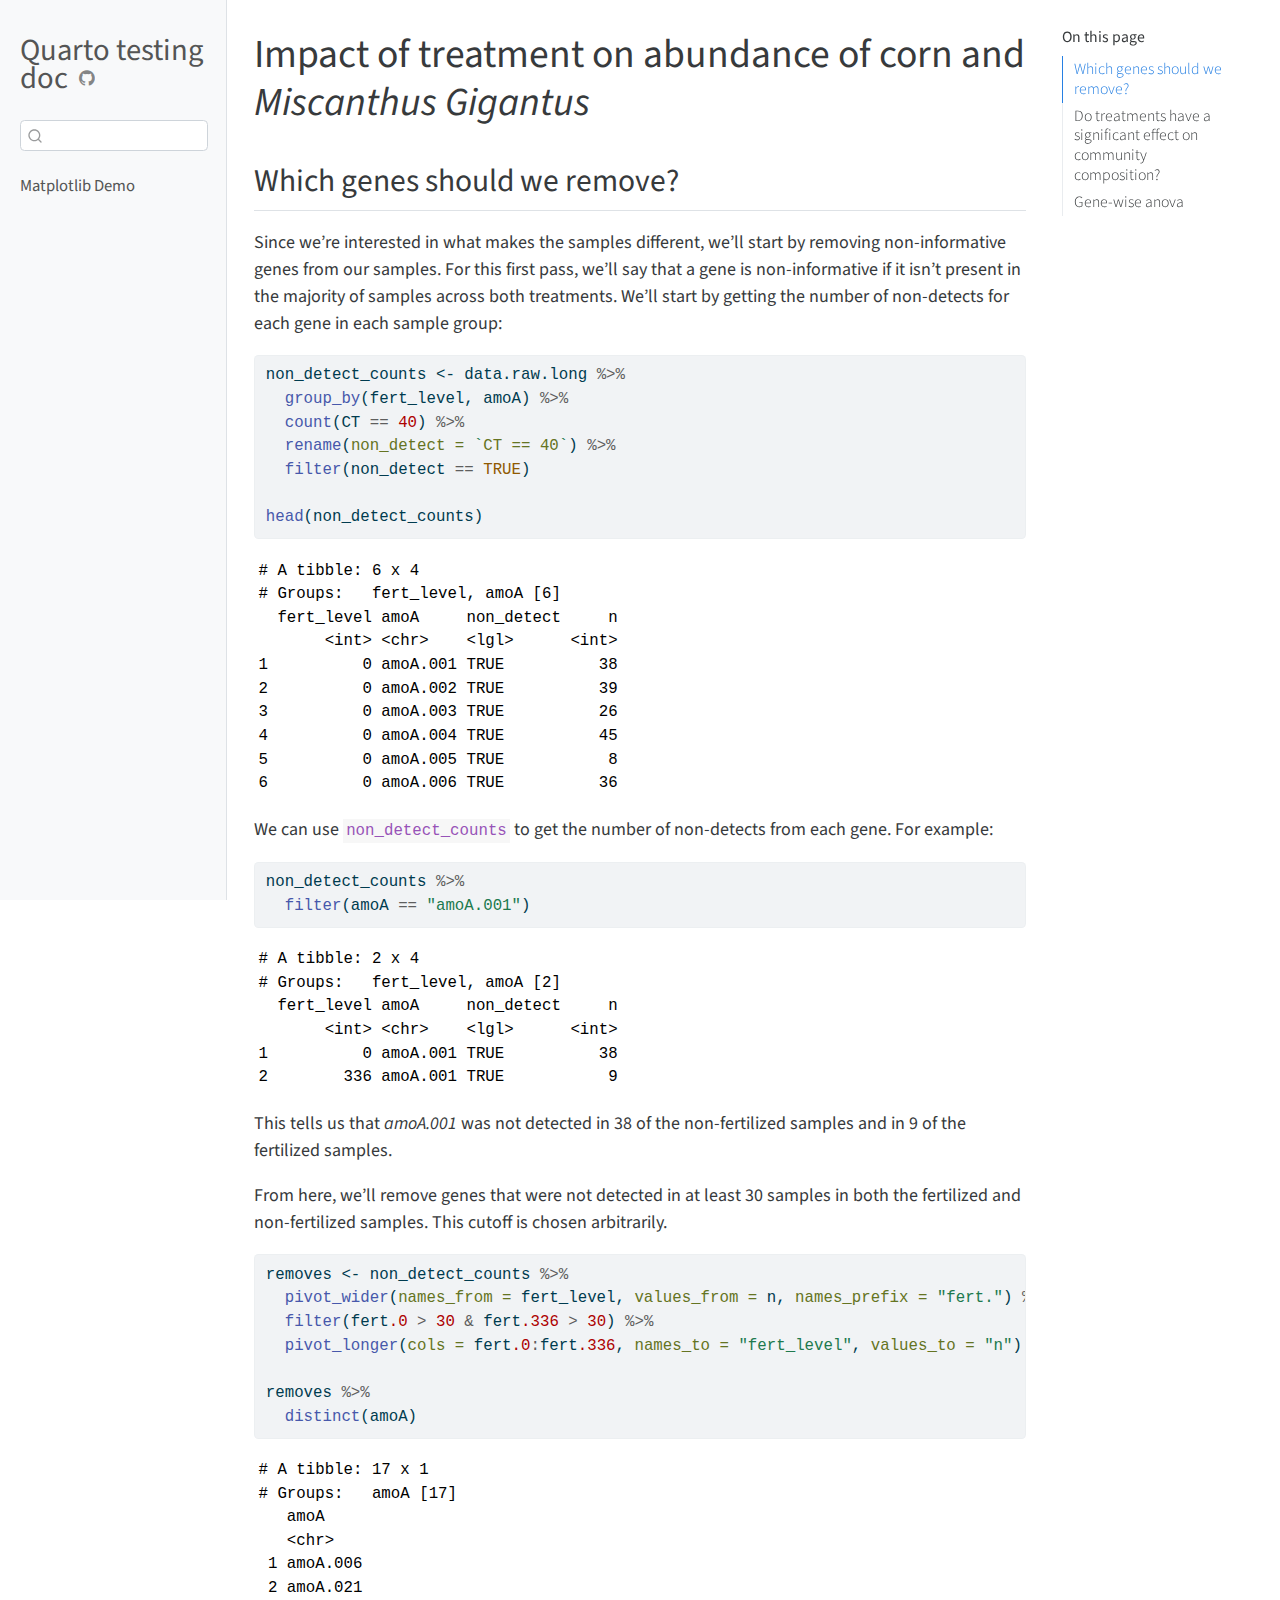
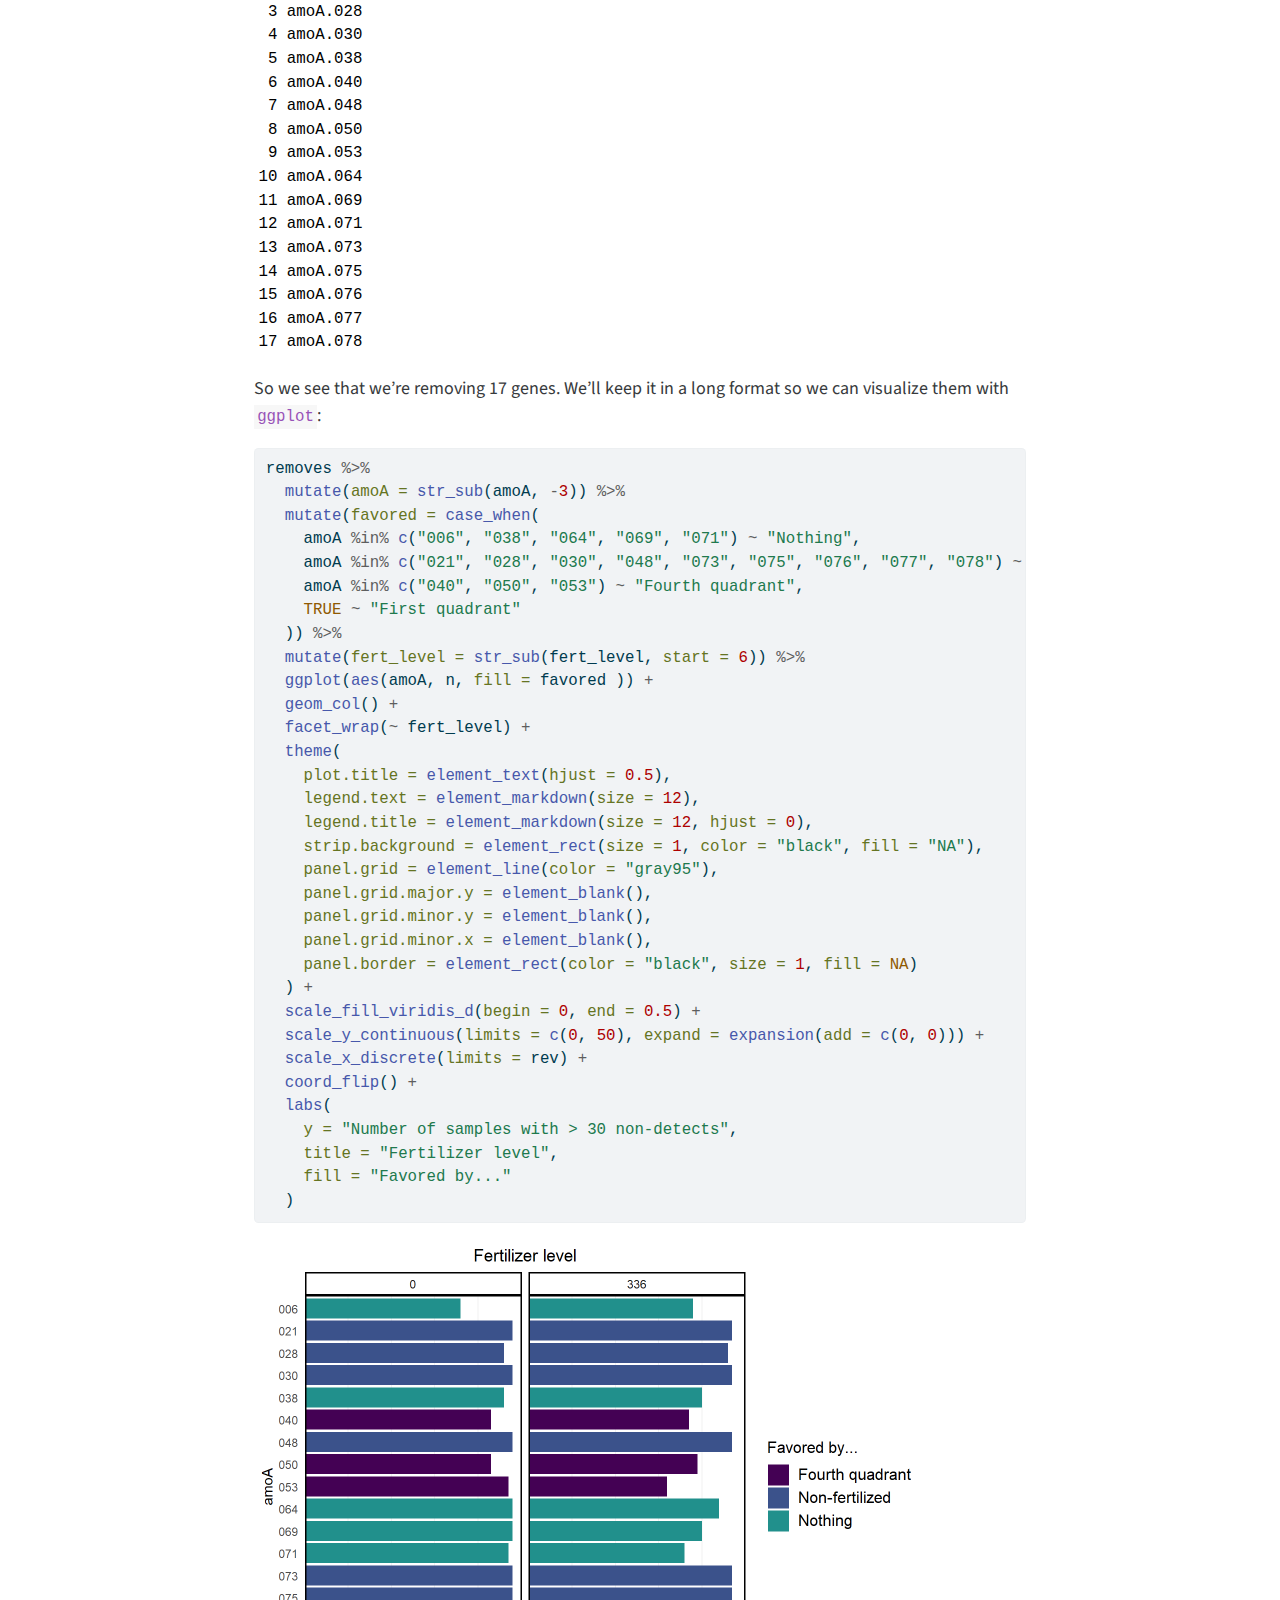
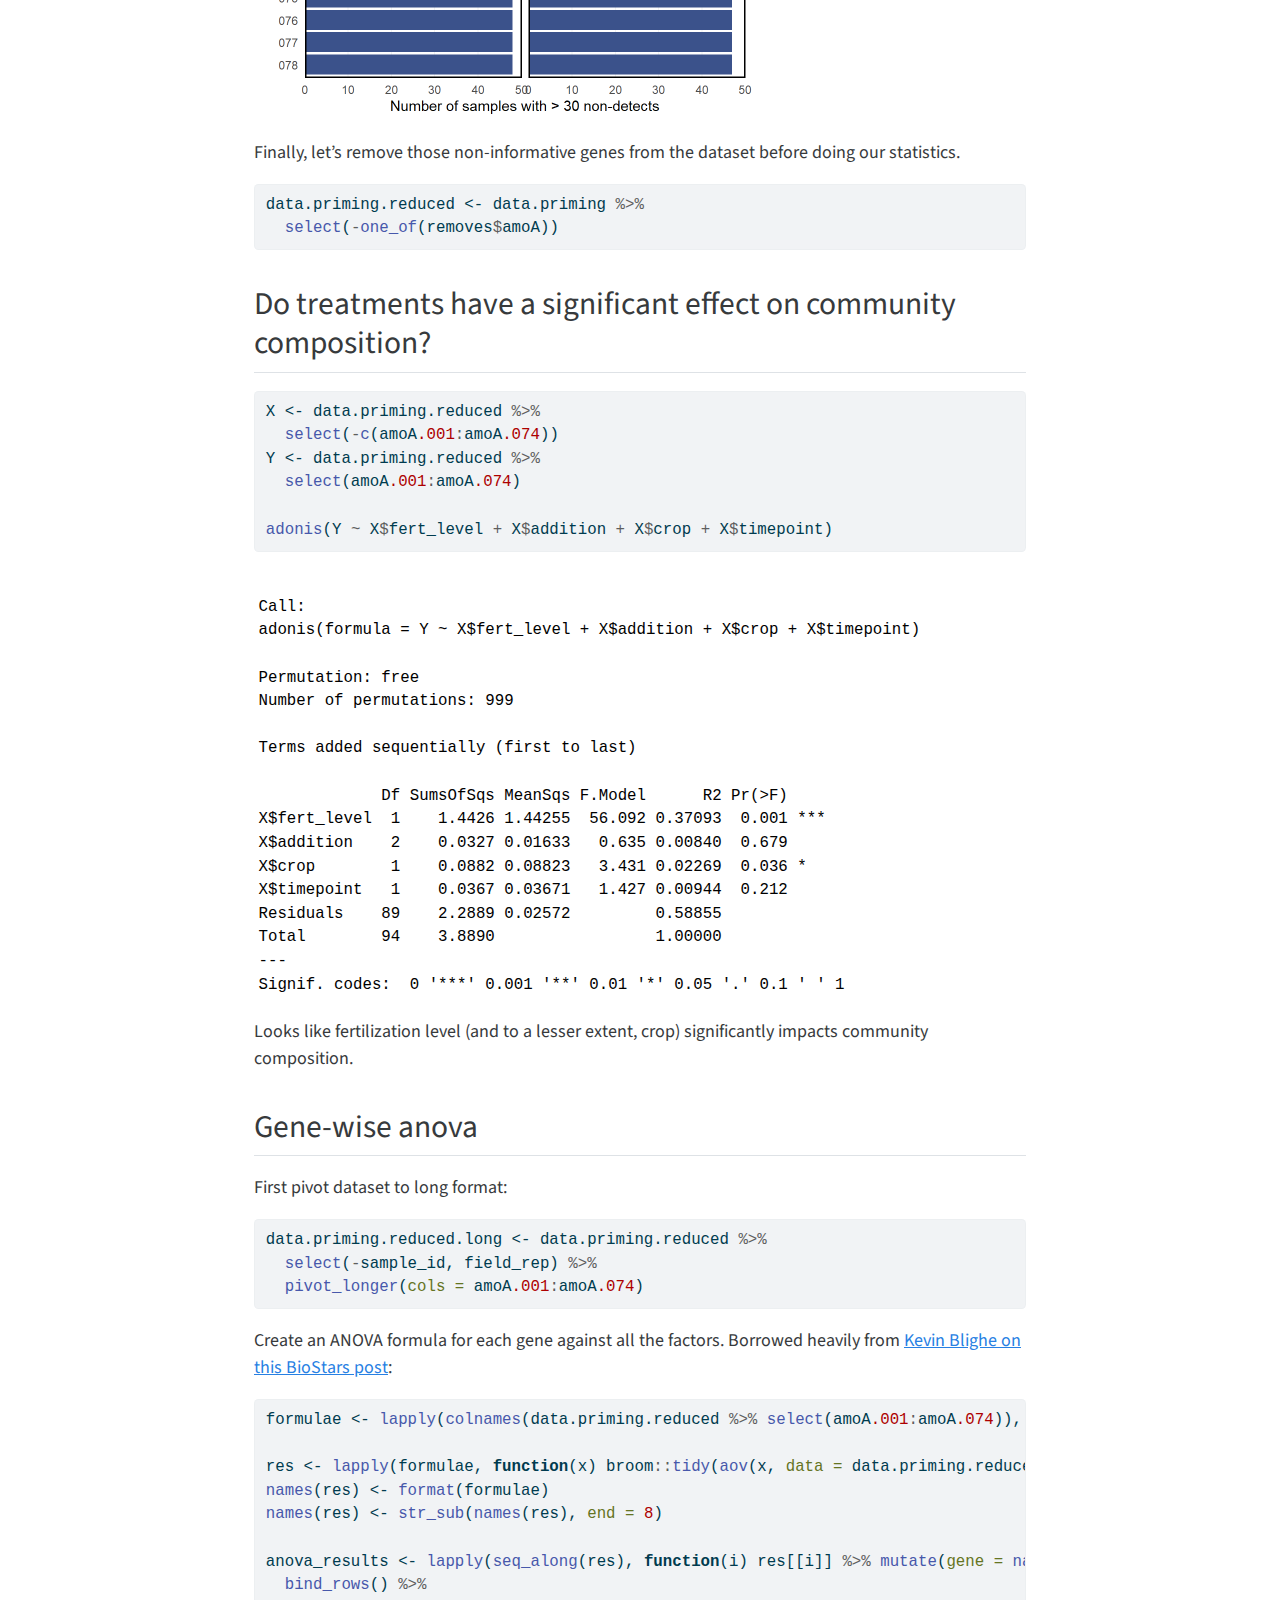
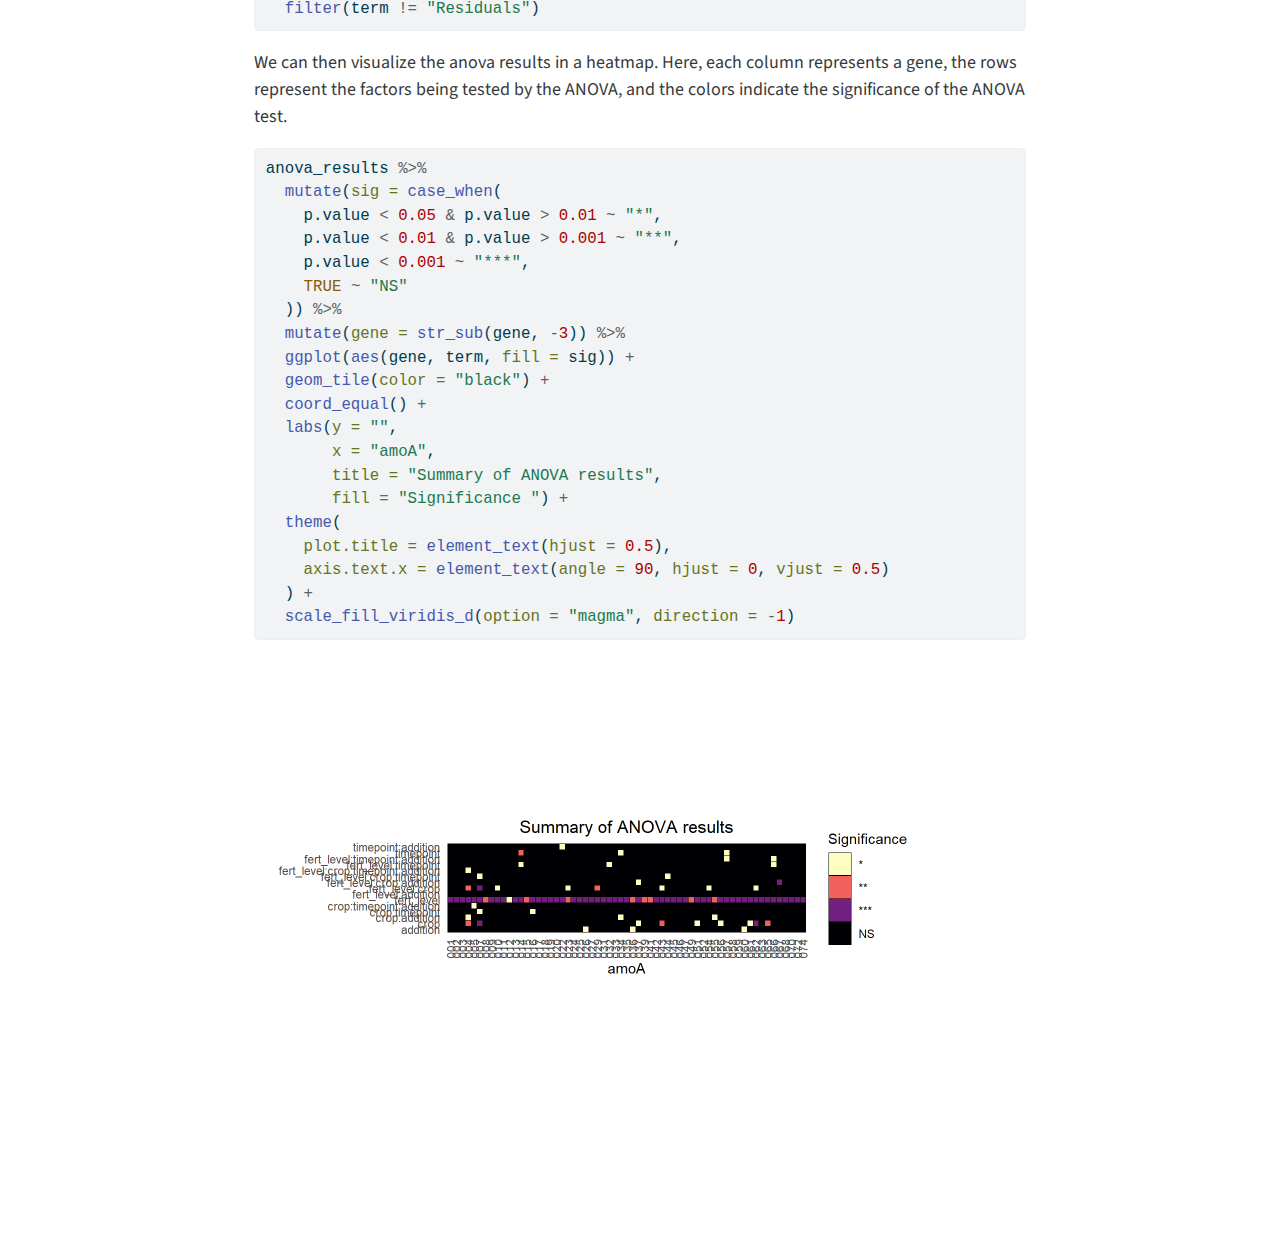
<file: tests/freeze_test/statistics.html>
<!DOCTYPE html>
<html xmlns="http://www.w3.org/1999/xhtml" lang="en" xml:lang="en"><head>

<meta charset="utf-8">
<meta name="generator" content="quarto-1.2.269">

<meta name="viewport" content="width=device-width, initial-scale=1.0, user-scalable=yes">


<title>Quarto testing doc - Impact of treatment on abundance of corn and Miscanthus Gigantus</title>
<style>
code{white-space: pre-wrap;}
span.smallcaps{font-variant: small-caps;}
div.columns{display: flex; gap: min(4vw, 1.5em);}
div.column{flex: auto; overflow-x: auto;}
div.hanging-indent{margin-left: 1.5em; text-indent: -1.5em;}
ul.task-list{list-style: none;}
ul.task-list li input[type="checkbox"] {
  width: 0.8em;
  margin: 0 0.8em 0.2em -1.6em;
  vertical-align: middle;
}
pre > code.sourceCode { white-space: pre; position: relative; }
pre > code.sourceCode > span { display: inline-block; line-height: 1.25; }
pre > code.sourceCode > span:empty { height: 1.2em; }
.sourceCode { overflow: visible; }
code.sourceCode > span { color: inherit; text-decoration: inherit; }
div.sourceCode { margin: 1em 0; }
pre.sourceCode { margin: 0; }
@media screen {
div.sourceCode { overflow: auto; }
}
@media print {
pre > code.sourceCode { white-space: pre-wrap; }
pre > code.sourceCode > span { text-indent: -5em; padding-left: 5em; }
}
pre.numberSource code
  { counter-reset: source-line 0; }
pre.numberSource code > span
  { position: relative; left: -4em; counter-increment: source-line; }
pre.numberSource code > span > a:first-child::before
  { content: counter(source-line);
    position: relative; left: -1em; text-align: right; vertical-align: baseline;
    border: none; display: inline-block;
    -webkit-touch-callout: none; -webkit-user-select: none;
    -khtml-user-select: none; -moz-user-select: none;
    -ms-user-select: none; user-select: none;
    padding: 0 4px; width: 4em;
    color: #aaaaaa;
  }
pre.numberSource { margin-left: 3em; border-left: 1px solid #aaaaaa;  padding-left: 4px; }
div.sourceCode
  {   }
@media screen {
pre > code.sourceCode > span > a:first-child::before { text-decoration: underline; }
}
code span.al { color: #ff0000; font-weight: bold; } /* Alert */
code span.an { color: #60a0b0; font-weight: bold; font-style: italic; } /* Annotation */
code span.at { color: #7d9029; } /* Attribute */
code span.bn { color: #40a070; } /* BaseN */
code span.bu { color: #008000; } /* BuiltIn */
code span.cf { color: #007020; font-weight: bold; } /* ControlFlow */
code span.ch { color: #4070a0; } /* Char */
code span.cn { color: #880000; } /* Constant */
code span.co { color: #60a0b0; font-style: italic; } /* Comment */
code span.cv { color: #60a0b0; font-weight: bold; font-style: italic; } /* CommentVar */
code span.do { color: #ba2121; font-style: italic; } /* Documentation */
code span.dt { color: #902000; } /* DataType */
code span.dv { color: #40a070; } /* DecVal */
code span.er { color: #ff0000; font-weight: bold; } /* Error */
code span.ex { } /* Extension */
code span.fl { color: #40a070; } /* Float */
code span.fu { color: #06287e; } /* Function */
code span.im { color: #008000; font-weight: bold; } /* Import */
code span.in { color: #60a0b0; font-weight: bold; font-style: italic; } /* Information */
code span.kw { color: #007020; font-weight: bold; } /* Keyword */
code span.op { color: #666666; } /* Operator */
code span.ot { color: #007020; } /* Other */
code span.pp { color: #bc7a00; } /* Preprocessor */
code span.sc { color: #4070a0; } /* SpecialChar */
code span.ss { color: #bb6688; } /* SpecialString */
code span.st { color: #4070a0; } /* String */
code span.va { color: #19177c; } /* Variable */
code span.vs { color: #4070a0; } /* VerbatimString */
code span.wa { color: #60a0b0; font-weight: bold; font-style: italic; } /* Warning */
</style>


<script src="../../site_libs/quarto-nav/quarto-nav.js"></script>
<script src="../../site_libs/quarto-nav/headroom.min.js"></script>
<script src="../../site_libs/clipboard/clipboard.min.js"></script>
<script src="../../site_libs/quarto-search/autocomplete.umd.js"></script>
<script src="../../site_libs/quarto-search/fuse.min.js"></script>
<script src="../../site_libs/quarto-search/quarto-search.js"></script>
<meta name="quarto:offset" content="../../">
<script src="../../site_libs/quarto-html/quarto.js"></script>
<script src="../../site_libs/quarto-html/popper.min.js"></script>
<script src="../../site_libs/quarto-html/tippy.umd.min.js"></script>
<script src="../../site_libs/quarto-html/anchor.min.js"></script>
<link href="../../site_libs/quarto-html/tippy.css" rel="stylesheet">
<link href="../../site_libs/quarto-html/quarto-syntax-highlighting.css" rel="stylesheet" id="quarto-text-highlighting-styles">
<script src="../../site_libs/bootstrap/bootstrap.min.js"></script>
<link href="../../site_libs/bootstrap/bootstrap-icons.css" rel="stylesheet">
<link href="../../site_libs/bootstrap/bootstrap.min.css" rel="stylesheet" id="quarto-bootstrap" data-mode="light">
<script id="quarto-search-options" type="application/json">{
  "location": "sidebar",
  "copy-button": false,
  "collapse-after": 3,
  "panel-placement": "start",
  "type": "textbox",
  "limit": 20,
  "language": {
    "search-no-results-text": "No results",
    "search-matching-documents-text": "matching documents",
    "search-copy-link-title": "Copy link to search",
    "search-hide-matches-text": "Hide additional matches",
    "search-more-match-text": "more match in this document",
    "search-more-matches-text": "more matches in this document",
    "search-clear-button-title": "Clear",
    "search-detached-cancel-button-title": "Cancel",
    "search-submit-button-title": "Submit"
  }
}</script>


<link rel="stylesheet" href="../../styles.css">
</head>

<body class="nav-sidebar docked">

<div id="quarto-search-results"></div>
  <header id="quarto-header" class="headroom fixed-top">
  <nav class="quarto-secondary-nav" data-bs-toggle="collapse" data-bs-target="#quarto-sidebar" aria-controls="quarto-sidebar" aria-expanded="false" aria-label="Toggle sidebar navigation" onclick="if (window.quartoToggleHeadroom) { window.quartoToggleHeadroom(); }">
    <div class="container-fluid d-flex justify-content-between">
      <h1 class="quarto-secondary-nav-title">Impact of treatment on abundance of corn and <em>Miscanthus Gigantus</em></h1>
      <button type="button" class="quarto-btn-toggle btn" aria-label="Show secondary navigation">
        <i class="bi bi-chevron-right"></i>
      </button>
    </div>
  </nav>
</header>
<!-- content -->
<div id="quarto-content" class="quarto-container page-columns page-rows-contents page-layout-article">
<!-- sidebar -->
  <nav id="quarto-sidebar" class="sidebar collapse sidebar-navigation docked overflow-auto">
    <div class="pt-lg-2 mt-2 text-left sidebar-header">
    <div class="sidebar-title mb-0 py-0">
      <a href="../../">Quarto testing doc</a> 
        <div class="sidebar-tools-main">
    <a href="https://github.com/pommevilla/friendly-dollop" title="" class="sidebar-tool px-1"><i class="bi bi-github"></i></a>
</div>
    </div>
      </div>
      <div class="mt-2 flex-shrink-0 align-items-center">
        <div class="sidebar-search">
        <div id="quarto-search" class="" title="Search"></div>
        </div>
      </div>
    <div class="sidebar-menu-container"> 
    <ul class="list-unstyled mt-1">
        <li class="sidebar-item">
  <div class="sidebar-item-container"> 
  <a href="../../index.html" class="sidebar-item-text sidebar-link">Matplotlib Demo</a>
  </div>
</li>
    </ul>
    </div>
</nav>
<!-- margin-sidebar -->
    <div id="quarto-margin-sidebar" class="sidebar margin-sidebar">
        <nav id="TOC" role="doc-toc" class="toc-active">
    <h2 id="toc-title">On this page</h2>
   
  <ul>
  <li><a href="#which-genes-should-we-remove" id="toc-which-genes-should-we-remove" class="nav-link active" data-scroll-target="#which-genes-should-we-remove">Which genes should we remove?</a></li>
  <li><a href="#do-treatments-have-a-significant-effect-on-community-composition" id="toc-do-treatments-have-a-significant-effect-on-community-composition" class="nav-link" data-scroll-target="#do-treatments-have-a-significant-effect-on-community-composition">Do treatments have a significant effect on community composition?</a></li>
  <li><a href="#gene-wise-anova" id="toc-gene-wise-anova" class="nav-link" data-scroll-target="#gene-wise-anova">Gene-wise anova</a></li>
  </ul>
</nav>
    </div>
<!-- main -->
<main class="content" id="quarto-document-content">

<header id="title-block-header" class="quarto-title-block default">
<div class="quarto-title">
<h1 class="title d-none d-lg-block">Impact of treatment on abundance of corn and <em>Miscanthus Gigantus</em></h1>
</div>



<div class="quarto-title-meta">

    
  
    
  </div>
  

</header>

<section id="which-genes-should-we-remove" class="level2">
<h2 class="anchored" data-anchor-id="which-genes-should-we-remove">Which genes should we remove?</h2>
<p>Since we’re interested in what makes the samples different, we’ll start by removing non-informative genes from our samples. For this first pass, we’ll say that a gene is non-informative if it isn’t present in the majority of samples across both treatments. We’ll start by getting the number of non-detects for each gene in each sample group:</p>
<div class="cell">
<div class="sourceCode cell-code" id="cb1"><pre class="sourceCode r code-with-copy"><code class="sourceCode r"><span id="cb1-1"><a href="#cb1-1" aria-hidden="true" tabindex="-1"></a>non_detect_counts <span class="ot">&lt;-</span> data.raw.long <span class="sc">%&gt;%</span></span>
<span id="cb1-2"><a href="#cb1-2" aria-hidden="true" tabindex="-1"></a>  <span class="fu">group_by</span>(fert_level, amoA) <span class="sc">%&gt;%</span> </span>
<span id="cb1-3"><a href="#cb1-3" aria-hidden="true" tabindex="-1"></a>  <span class="fu">count</span>(CT <span class="sc">==</span> <span class="dv">40</span>) <span class="sc">%&gt;%</span> </span>
<span id="cb1-4"><a href="#cb1-4" aria-hidden="true" tabindex="-1"></a>  <span class="fu">rename</span>(<span class="at">non_detect =</span> <span class="st">`</span><span class="at">CT == 40</span><span class="st">`</span>) <span class="sc">%&gt;%</span></span>
<span id="cb1-5"><a href="#cb1-5" aria-hidden="true" tabindex="-1"></a>  <span class="fu">filter</span>(non_detect <span class="sc">==</span> <span class="cn">TRUE</span>)</span>
<span id="cb1-6"><a href="#cb1-6" aria-hidden="true" tabindex="-1"></a></span>
<span id="cb1-7"><a href="#cb1-7" aria-hidden="true" tabindex="-1"></a><span class="fu">head</span>(non_detect_counts)</span></code><button title="Copy to Clipboard" class="code-copy-button"><i class="bi"></i></button></pre></div>
<div class="cell-output-stdout">
<pre><code># A tibble: 6 x 4
# Groups:   fert_level, amoA [6]
  fert_level amoA     non_detect     n
       &lt;int&gt; &lt;chr&gt;    &lt;lgl&gt;      &lt;int&gt;
1          0 amoA.001 TRUE          38
2          0 amoA.002 TRUE          39
3          0 amoA.003 TRUE          26
4          0 amoA.004 TRUE          45
5          0 amoA.005 TRUE           8
6          0 amoA.006 TRUE          36</code></pre>
</div>
</div>
<p>We can use <code>non_detect_counts</code> to get the number of non-detects from each gene. For example:</p>
<div class="cell">
<div class="sourceCode cell-code" id="cb3"><pre class="sourceCode r code-with-copy"><code class="sourceCode r"><span id="cb3-1"><a href="#cb3-1" aria-hidden="true" tabindex="-1"></a>non_detect_counts <span class="sc">%&gt;%</span> </span>
<span id="cb3-2"><a href="#cb3-2" aria-hidden="true" tabindex="-1"></a>  <span class="fu">filter</span>(amoA <span class="sc">==</span> <span class="st">"amoA.001"</span>)</span></code><button title="Copy to Clipboard" class="code-copy-button"><i class="bi"></i></button></pre></div>
<div class="cell-output-stdout">
<pre><code># A tibble: 2 x 4
# Groups:   fert_level, amoA [2]
  fert_level amoA     non_detect     n
       &lt;int&gt; &lt;chr&gt;    &lt;lgl&gt;      &lt;int&gt;
1          0 amoA.001 TRUE          38
2        336 amoA.001 TRUE           9</code></pre>
</div>
</div>
<p>This tells us that <em>amoA.001</em> was not detected in 38 of the non-fertilized samples and in 9 of the fertilized samples.</p>
<p>From here, we’ll remove genes that were not detected in at least 30 samples in both the fertilized and non-fertilized samples. This cutoff is chosen arbitrarily.</p>
<div class="cell">
<div class="sourceCode cell-code" id="cb5"><pre class="sourceCode r code-with-copy"><code class="sourceCode r"><span id="cb5-1"><a href="#cb5-1" aria-hidden="true" tabindex="-1"></a>removes <span class="ot">&lt;-</span> non_detect_counts <span class="sc">%&gt;%</span> </span>
<span id="cb5-2"><a href="#cb5-2" aria-hidden="true" tabindex="-1"></a>  <span class="fu">pivot_wider</span>(<span class="at">names_from =</span> fert_level, <span class="at">values_from =</span> n, <span class="at">names_prefix =</span> <span class="st">"fert."</span>) <span class="sc">%&gt;%</span></span>
<span id="cb5-3"><a href="#cb5-3" aria-hidden="true" tabindex="-1"></a>  <span class="fu">filter</span>(fert<span class="fl">.0</span> <span class="sc">&gt;</span> <span class="dv">30</span> <span class="sc">&amp;</span> fert<span class="fl">.336</span> <span class="sc">&gt;</span> <span class="dv">30</span>) <span class="sc">%&gt;%</span></span>
<span id="cb5-4"><a href="#cb5-4" aria-hidden="true" tabindex="-1"></a>  <span class="fu">pivot_longer</span>(<span class="at">cols =</span> fert<span class="fl">.0</span><span class="sc">:</span>fert<span class="fl">.336</span>, <span class="at">names_to =</span> <span class="st">"fert_level"</span>, <span class="at">values_to =</span> <span class="st">"n"</span>)</span>
<span id="cb5-5"><a href="#cb5-5" aria-hidden="true" tabindex="-1"></a></span>
<span id="cb5-6"><a href="#cb5-6" aria-hidden="true" tabindex="-1"></a>removes <span class="sc">%&gt;%</span> </span>
<span id="cb5-7"><a href="#cb5-7" aria-hidden="true" tabindex="-1"></a>  <span class="fu">distinct</span>(amoA)</span></code><button title="Copy to Clipboard" class="code-copy-button"><i class="bi"></i></button></pre></div>
<div class="cell-output-stdout">
<pre><code># A tibble: 17 x 1
# Groups:   amoA [17]
   amoA    
   &lt;chr&gt;   
 1 amoA.006
 2 amoA.021
 3 amoA.028
 4 amoA.030
 5 amoA.038
 6 amoA.040
 7 amoA.048
 8 amoA.050
 9 amoA.053
10 amoA.064
11 amoA.069
12 amoA.071
13 amoA.073
14 amoA.075
15 amoA.076
16 amoA.077
17 amoA.078</code></pre>
</div>
</div>
<p>So we see that we’re removing 17 genes. We’ll keep it in a long format so we can visualize them with <code>ggplot</code>:</p>
<div class="cell">
<div class="sourceCode cell-code" id="cb7"><pre class="sourceCode r code-with-copy"><code class="sourceCode r"><span id="cb7-1"><a href="#cb7-1" aria-hidden="true" tabindex="-1"></a>removes <span class="sc">%&gt;%</span> </span>
<span id="cb7-2"><a href="#cb7-2" aria-hidden="true" tabindex="-1"></a>  <span class="fu">mutate</span>(<span class="at">amoA =</span> <span class="fu">str_sub</span>(amoA, <span class="sc">-</span><span class="dv">3</span>)) <span class="sc">%&gt;%</span> </span>
<span id="cb7-3"><a href="#cb7-3" aria-hidden="true" tabindex="-1"></a>  <span class="fu">mutate</span>(<span class="at">favored =</span> <span class="fu">case_when</span>(</span>
<span id="cb7-4"><a href="#cb7-4" aria-hidden="true" tabindex="-1"></a>    amoA <span class="sc">%in%</span> <span class="fu">c</span>(<span class="st">"006"</span>, <span class="st">"038"</span>, <span class="st">"064"</span>, <span class="st">"069"</span>, <span class="st">"071"</span>) <span class="sc">~</span> <span class="st">"Nothing"</span>,</span>
<span id="cb7-5"><a href="#cb7-5" aria-hidden="true" tabindex="-1"></a>    amoA <span class="sc">%in%</span> <span class="fu">c</span>(<span class="st">"021"</span>, <span class="st">"028"</span>, <span class="st">"030"</span>, <span class="st">"048"</span>, <span class="st">"073"</span>, <span class="st">"075"</span>, <span class="st">"076"</span>, <span class="st">"077"</span>, <span class="st">"078"</span>) <span class="sc">~</span> <span class="st">"Non-fertilized"</span>,</span>
<span id="cb7-6"><a href="#cb7-6" aria-hidden="true" tabindex="-1"></a>    amoA <span class="sc">%in%</span> <span class="fu">c</span>(<span class="st">"040"</span>, <span class="st">"050"</span>, <span class="st">"053"</span>) <span class="sc">~</span> <span class="st">"Fourth quadrant"</span>,</span>
<span id="cb7-7"><a href="#cb7-7" aria-hidden="true" tabindex="-1"></a>    <span class="cn">TRUE</span> <span class="sc">~</span> <span class="st">"First quadrant"</span></span>
<span id="cb7-8"><a href="#cb7-8" aria-hidden="true" tabindex="-1"></a>  )) <span class="sc">%&gt;%</span> </span>
<span id="cb7-9"><a href="#cb7-9" aria-hidden="true" tabindex="-1"></a>  <span class="fu">mutate</span>(<span class="at">fert_level =</span> <span class="fu">str_sub</span>(fert_level, <span class="at">start =</span> <span class="dv">6</span>)) <span class="sc">%&gt;%</span> </span>
<span id="cb7-10"><a href="#cb7-10" aria-hidden="true" tabindex="-1"></a>  <span class="fu">ggplot</span>(<span class="fu">aes</span>(amoA, n, <span class="at">fill =</span> favored )) <span class="sc">+</span></span>
<span id="cb7-11"><a href="#cb7-11" aria-hidden="true" tabindex="-1"></a>  <span class="fu">geom_col</span>() <span class="sc">+</span></span>
<span id="cb7-12"><a href="#cb7-12" aria-hidden="true" tabindex="-1"></a>  <span class="fu">facet_wrap</span>(<span class="sc">~</span> fert_level) <span class="sc">+</span> </span>
<span id="cb7-13"><a href="#cb7-13" aria-hidden="true" tabindex="-1"></a>  <span class="fu">theme</span>(</span>
<span id="cb7-14"><a href="#cb7-14" aria-hidden="true" tabindex="-1"></a>    <span class="at">plot.title =</span> <span class="fu">element_text</span>(<span class="at">hjust =</span> <span class="fl">0.5</span>),</span>
<span id="cb7-15"><a href="#cb7-15" aria-hidden="true" tabindex="-1"></a>    <span class="at">legend.text =</span> <span class="fu">element_markdown</span>(<span class="at">size =</span> <span class="dv">12</span>),</span>
<span id="cb7-16"><a href="#cb7-16" aria-hidden="true" tabindex="-1"></a>    <span class="at">legend.title =</span> <span class="fu">element_markdown</span>(<span class="at">size =</span> <span class="dv">12</span>, <span class="at">hjust =</span> <span class="dv">0</span>),</span>
<span id="cb7-17"><a href="#cb7-17" aria-hidden="true" tabindex="-1"></a>    <span class="at">strip.background =</span> <span class="fu">element_rect</span>(<span class="at">size =</span> <span class="dv">1</span>, <span class="at">color =</span> <span class="st">"black"</span>, <span class="at">fill =</span> <span class="st">"NA"</span>),</span>
<span id="cb7-18"><a href="#cb7-18" aria-hidden="true" tabindex="-1"></a>    <span class="at">panel.grid =</span> <span class="fu">element_line</span>(<span class="at">color =</span> <span class="st">"gray95"</span>),</span>
<span id="cb7-19"><a href="#cb7-19" aria-hidden="true" tabindex="-1"></a>    <span class="at">panel.grid.major.y =</span> <span class="fu">element_blank</span>(),</span>
<span id="cb7-20"><a href="#cb7-20" aria-hidden="true" tabindex="-1"></a>    <span class="at">panel.grid.minor.y =</span> <span class="fu">element_blank</span>(),</span>
<span id="cb7-21"><a href="#cb7-21" aria-hidden="true" tabindex="-1"></a>    <span class="at">panel.grid.minor.x =</span> <span class="fu">element_blank</span>(),</span>
<span id="cb7-22"><a href="#cb7-22" aria-hidden="true" tabindex="-1"></a>    <span class="at">panel.border =</span> <span class="fu">element_rect</span>(<span class="at">color =</span> <span class="st">"black"</span>, <span class="at">size =</span> <span class="dv">1</span>, <span class="at">fill =</span> <span class="cn">NA</span>)</span>
<span id="cb7-23"><a href="#cb7-23" aria-hidden="true" tabindex="-1"></a>  ) <span class="sc">+</span></span>
<span id="cb7-24"><a href="#cb7-24" aria-hidden="true" tabindex="-1"></a>  <span class="fu">scale_fill_viridis_d</span>(<span class="at">begin =</span> <span class="dv">0</span>, <span class="at">end =</span> <span class="fl">0.5</span>) <span class="sc">+</span></span>
<span id="cb7-25"><a href="#cb7-25" aria-hidden="true" tabindex="-1"></a>  <span class="fu">scale_y_continuous</span>(<span class="at">limits =</span> <span class="fu">c</span>(<span class="dv">0</span>, <span class="dv">50</span>), <span class="at">expand =</span> <span class="fu">expansion</span>(<span class="at">add =</span> <span class="fu">c</span>(<span class="dv">0</span>, <span class="dv">0</span>))) <span class="sc">+</span></span>
<span id="cb7-26"><a href="#cb7-26" aria-hidden="true" tabindex="-1"></a>  <span class="fu">scale_x_discrete</span>(<span class="at">limits =</span> rev) <span class="sc">+</span> </span>
<span id="cb7-27"><a href="#cb7-27" aria-hidden="true" tabindex="-1"></a>  <span class="fu">coord_flip</span>() <span class="sc">+</span> </span>
<span id="cb7-28"><a href="#cb7-28" aria-hidden="true" tabindex="-1"></a>  <span class="fu">labs</span>(</span>
<span id="cb7-29"><a href="#cb7-29" aria-hidden="true" tabindex="-1"></a>    <span class="at">y =</span> <span class="st">"Number of samples with &gt; 30 non-detects"</span>,</span>
<span id="cb7-30"><a href="#cb7-30" aria-hidden="true" tabindex="-1"></a>    <span class="at">title =</span> <span class="st">"Fertilizer level"</span>,</span>
<span id="cb7-31"><a href="#cb7-31" aria-hidden="true" tabindex="-1"></a>    <span class="at">fill =</span> <span class="st">"Favored by..."</span></span>
<span id="cb7-32"><a href="#cb7-32" aria-hidden="true" tabindex="-1"></a>  )</span></code><button title="Copy to Clipboard" class="code-copy-button"><i class="bi"></i></button></pre></div>
<div class="cell-output-display">
<p><img src="statistics_files/figure-html/unnamed-chunk-8-1.png" class="img-fluid" width="672"></p>
</div>
</div>
<p>Finally, let’s remove those non-informative genes from the dataset before doing our statistics.</p>
<div class="cell">
<div class="sourceCode cell-code" id="cb8"><pre class="sourceCode r code-with-copy"><code class="sourceCode r"><span id="cb8-1"><a href="#cb8-1" aria-hidden="true" tabindex="-1"></a>data.priming.reduced <span class="ot">&lt;-</span> data.priming <span class="sc">%&gt;%</span> </span>
<span id="cb8-2"><a href="#cb8-2" aria-hidden="true" tabindex="-1"></a>  <span class="fu">select</span>(<span class="sc">-</span><span class="fu">one_of</span>(removes<span class="sc">$</span>amoA))</span></code><button title="Copy to Clipboard" class="code-copy-button"><i class="bi"></i></button></pre></div>
</div>
</section>
<section id="do-treatments-have-a-significant-effect-on-community-composition" class="level2">
<h2 class="anchored" data-anchor-id="do-treatments-have-a-significant-effect-on-community-composition">Do treatments have a significant effect on community composition?</h2>
<div class="cell">
<div class="sourceCode cell-code" id="cb9"><pre class="sourceCode r code-with-copy"><code class="sourceCode r"><span id="cb9-1"><a href="#cb9-1" aria-hidden="true" tabindex="-1"></a>X <span class="ot">&lt;-</span> data.priming.reduced <span class="sc">%&gt;%</span> </span>
<span id="cb9-2"><a href="#cb9-2" aria-hidden="true" tabindex="-1"></a>  <span class="fu">select</span>(<span class="sc">-</span><span class="fu">c</span>(amoA<span class="fl">.001</span><span class="sc">:</span>amoA<span class="fl">.074</span>))</span>
<span id="cb9-3"><a href="#cb9-3" aria-hidden="true" tabindex="-1"></a>Y <span class="ot">&lt;-</span> data.priming.reduced <span class="sc">%&gt;%</span> </span>
<span id="cb9-4"><a href="#cb9-4" aria-hidden="true" tabindex="-1"></a>  <span class="fu">select</span>(amoA<span class="fl">.001</span><span class="sc">:</span>amoA<span class="fl">.074</span>)</span>
<span id="cb9-5"><a href="#cb9-5" aria-hidden="true" tabindex="-1"></a></span>
<span id="cb9-6"><a href="#cb9-6" aria-hidden="true" tabindex="-1"></a><span class="fu">adonis</span>(Y <span class="sc">~</span> X<span class="sc">$</span>fert_level <span class="sc">+</span> X<span class="sc">$</span>addition <span class="sc">+</span> X<span class="sc">$</span>crop <span class="sc">+</span> X<span class="sc">$</span>timepoint) </span></code><button title="Copy to Clipboard" class="code-copy-button"><i class="bi"></i></button></pre></div>
<div class="cell-output-stdout">
<pre><code>
Call:
adonis(formula = Y ~ X$fert_level + X$addition + X$crop + X$timepoint) 

Permutation: free
Number of permutations: 999

Terms added sequentially (first to last)

             Df SumsOfSqs MeanSqs F.Model      R2 Pr(&gt;F)    
X$fert_level  1    1.4426 1.44255  56.092 0.37093  0.001 ***
X$addition    2    0.0327 0.01633   0.635 0.00840  0.679    
X$crop        1    0.0882 0.08823   3.431 0.02269  0.036 *  
X$timepoint   1    0.0367 0.03671   1.427 0.00944  0.212    
Residuals    89    2.2889 0.02572         0.58855           
Total        94    3.8890                 1.00000           
---
Signif. codes:  0 '***' 0.001 '**' 0.01 '*' 0.05 '.' 0.1 ' ' 1</code></pre>
</div>
</div>
<p>Looks like fertilization level (and to a lesser extent, crop) significantly impacts community composition.</p>
</section>
<section id="gene-wise-anova" class="level2">
<h2 class="anchored" data-anchor-id="gene-wise-anova">Gene-wise anova</h2>
<p>First pivot dataset to long format:</p>
<div class="cell">
<div class="sourceCode cell-code" id="cb11"><pre class="sourceCode r code-with-copy"><code class="sourceCode r"><span id="cb11-1"><a href="#cb11-1" aria-hidden="true" tabindex="-1"></a>data.priming.reduced.long <span class="ot">&lt;-</span> data.priming.reduced <span class="sc">%&gt;%</span> </span>
<span id="cb11-2"><a href="#cb11-2" aria-hidden="true" tabindex="-1"></a>  <span class="fu">select</span>(<span class="sc">-</span>sample_id, field_rep) <span class="sc">%&gt;%</span> </span>
<span id="cb11-3"><a href="#cb11-3" aria-hidden="true" tabindex="-1"></a>  <span class="fu">pivot_longer</span>(<span class="at">cols =</span> amoA<span class="fl">.001</span><span class="sc">:</span>amoA<span class="fl">.074</span>) </span></code><button title="Copy to Clipboard" class="code-copy-button"><i class="bi"></i></button></pre></div>
</div>
<p>Create an ANOVA formula for each gene against all the factors. Borrowed heavily from <a href="https://www.biostars.org/p/295214/#295266">Kevin Blighe on this BioStars post</a>:</p>
<div class="cell">
<div class="sourceCode cell-code" id="cb12"><pre class="sourceCode r code-with-copy"><code class="sourceCode r"><span id="cb12-1"><a href="#cb12-1" aria-hidden="true" tabindex="-1"></a>formulae <span class="ot">&lt;-</span> <span class="fu">lapply</span>(<span class="fu">colnames</span>(data.priming.reduced <span class="sc">%&gt;%</span> <span class="fu">select</span>(amoA<span class="fl">.001</span><span class="sc">:</span>amoA<span class="fl">.074</span>)), <span class="cf">function</span>(x) <span class="fu">as.formula</span>(<span class="fu">paste0</span>(x, <span class="st">" ~ fert_level * crop * timepoint * addition"</span>)))</span>
<span id="cb12-2"><a href="#cb12-2" aria-hidden="true" tabindex="-1"></a></span>
<span id="cb12-3"><a href="#cb12-3" aria-hidden="true" tabindex="-1"></a>res <span class="ot">&lt;-</span> <span class="fu">lapply</span>(formulae, <span class="cf">function</span>(x) broom<span class="sc">::</span><span class="fu">tidy</span>(<span class="fu">aov</span>(x, <span class="at">data =</span> data.priming.reduced)))</span>
<span id="cb12-4"><a href="#cb12-4" aria-hidden="true" tabindex="-1"></a><span class="fu">names</span>(res) <span class="ot">&lt;-</span> <span class="fu">format</span>(formulae)</span>
<span id="cb12-5"><a href="#cb12-5" aria-hidden="true" tabindex="-1"></a><span class="fu">names</span>(res) <span class="ot">&lt;-</span> <span class="fu">str_sub</span>(<span class="fu">names</span>(res), <span class="at">end =</span> <span class="dv">8</span>)</span>
<span id="cb12-6"><a href="#cb12-6" aria-hidden="true" tabindex="-1"></a></span>
<span id="cb12-7"><a href="#cb12-7" aria-hidden="true" tabindex="-1"></a>anova_results <span class="ot">&lt;-</span> <span class="fu">lapply</span>(<span class="fu">seq_along</span>(res), <span class="cf">function</span>(i) res[[i]] <span class="sc">%&gt;%</span> <span class="fu">mutate</span>(<span class="at">gene =</span> <span class="fu">names</span>(res)[[i]])) <span class="sc">%&gt;%</span> </span>
<span id="cb12-8"><a href="#cb12-8" aria-hidden="true" tabindex="-1"></a>  <span class="fu">bind_rows</span>() <span class="sc">%&gt;%</span> </span>
<span id="cb12-9"><a href="#cb12-9" aria-hidden="true" tabindex="-1"></a>  <span class="fu">filter</span>(term <span class="sc">!=</span> <span class="st">"Residuals"</span>)</span></code><button title="Copy to Clipboard" class="code-copy-button"><i class="bi"></i></button></pre></div>
</div>
<p>We can then visualize the anova results in a heatmap. Here, each column represents a gene, the rows represent the factors being tested by the ANOVA, and the colors indicate the significance of the ANOVA test.</p>
<div class="cell">
<div class="sourceCode cell-code" id="cb13"><pre class="sourceCode r code-with-copy"><code class="sourceCode r"><span id="cb13-1"><a href="#cb13-1" aria-hidden="true" tabindex="-1"></a>anova_results <span class="sc">%&gt;%</span> </span>
<span id="cb13-2"><a href="#cb13-2" aria-hidden="true" tabindex="-1"></a>  <span class="fu">mutate</span>(<span class="at">sig =</span> <span class="fu">case_when</span>(</span>
<span id="cb13-3"><a href="#cb13-3" aria-hidden="true" tabindex="-1"></a>    p.value <span class="sc">&lt;</span> <span class="fl">0.05</span> <span class="sc">&amp;</span> p.value <span class="sc">&gt;</span> <span class="fl">0.01</span> <span class="sc">~</span> <span class="st">"*"</span>,</span>
<span id="cb13-4"><a href="#cb13-4" aria-hidden="true" tabindex="-1"></a>    p.value <span class="sc">&lt;</span> <span class="fl">0.01</span> <span class="sc">&amp;</span> p.value <span class="sc">&gt;</span> <span class="fl">0.001</span> <span class="sc">~</span> <span class="st">"**"</span>,</span>
<span id="cb13-5"><a href="#cb13-5" aria-hidden="true" tabindex="-1"></a>    p.value <span class="sc">&lt;</span> <span class="fl">0.001</span> <span class="sc">~</span> <span class="st">"***"</span>,</span>
<span id="cb13-6"><a href="#cb13-6" aria-hidden="true" tabindex="-1"></a>    <span class="cn">TRUE</span> <span class="sc">~</span> <span class="st">"NS"</span></span>
<span id="cb13-7"><a href="#cb13-7" aria-hidden="true" tabindex="-1"></a>  )) <span class="sc">%&gt;%</span> </span>
<span id="cb13-8"><a href="#cb13-8" aria-hidden="true" tabindex="-1"></a>  <span class="fu">mutate</span>(<span class="at">gene =</span> <span class="fu">str_sub</span>(gene, <span class="sc">-</span><span class="dv">3</span>)) <span class="sc">%&gt;%</span> </span>
<span id="cb13-9"><a href="#cb13-9" aria-hidden="true" tabindex="-1"></a>  <span class="fu">ggplot</span>(<span class="fu">aes</span>(gene, term, <span class="at">fill =</span> sig)) <span class="sc">+</span> </span>
<span id="cb13-10"><a href="#cb13-10" aria-hidden="true" tabindex="-1"></a>  <span class="fu">geom_tile</span>(<span class="at">color =</span> <span class="st">"black"</span>) <span class="sc">+</span> </span>
<span id="cb13-11"><a href="#cb13-11" aria-hidden="true" tabindex="-1"></a>  <span class="fu">coord_equal</span>() <span class="sc">+</span> </span>
<span id="cb13-12"><a href="#cb13-12" aria-hidden="true" tabindex="-1"></a>  <span class="fu">labs</span>(<span class="at">y =</span> <span class="st">""</span>,</span>
<span id="cb13-13"><a href="#cb13-13" aria-hidden="true" tabindex="-1"></a>       <span class="at">x =</span> <span class="st">"amoA"</span>,</span>
<span id="cb13-14"><a href="#cb13-14" aria-hidden="true" tabindex="-1"></a>       <span class="at">title =</span> <span class="st">"Summary of ANOVA results"</span>,</span>
<span id="cb13-15"><a href="#cb13-15" aria-hidden="true" tabindex="-1"></a>       <span class="at">fill =</span> <span class="st">"Significance "</span>) <span class="sc">+</span> </span>
<span id="cb13-16"><a href="#cb13-16" aria-hidden="true" tabindex="-1"></a>  <span class="fu">theme</span>(</span>
<span id="cb13-17"><a href="#cb13-17" aria-hidden="true" tabindex="-1"></a>    <span class="at">plot.title =</span> <span class="fu">element_text</span>(<span class="at">hjust =</span> <span class="fl">0.5</span>),</span>
<span id="cb13-18"><a href="#cb13-18" aria-hidden="true" tabindex="-1"></a>    <span class="at">axis.text.x =</span> <span class="fu">element_text</span>(<span class="at">angle =</span> <span class="dv">90</span>, <span class="at">hjust =</span> <span class="dv">0</span>, <span class="at">vjust =</span> <span class="fl">0.5</span>)</span>
<span id="cb13-19"><a href="#cb13-19" aria-hidden="true" tabindex="-1"></a>  ) <span class="sc">+</span> </span>
<span id="cb13-20"><a href="#cb13-20" aria-hidden="true" tabindex="-1"></a>  <span class="fu">scale_fill_viridis_d</span>(<span class="at">option =</span> <span class="st">"magma"</span>, <span class="at">direction =</span> <span class="sc">-</span><span class="dv">1</span>)</span></code><button title="Copy to Clipboard" class="code-copy-button"><i class="bi"></i></button></pre></div>
<div class="cell-output-display">
<p><img src="statistics_files/figure-html/unnamed-chunk-18-1.png" class="img-fluid" width="672"></p>
</div>
</div>


</section>

</main> <!-- /main -->
<script id="quarto-html-after-body" type="application/javascript">
window.document.addEventListener("DOMContentLoaded", function (event) {
  const toggleBodyColorMode = (bsSheetEl) => {
    const mode = bsSheetEl.getAttribute("data-mode");
    const bodyEl = window.document.querySelector("body");
    if (mode === "dark") {
      bodyEl.classList.add("quarto-dark");
      bodyEl.classList.remove("quarto-light");
    } else {
      bodyEl.classList.add("quarto-light");
      bodyEl.classList.remove("quarto-dark");
    }
  }
  const toggleBodyColorPrimary = () => {
    const bsSheetEl = window.document.querySelector("link#quarto-bootstrap");
    if (bsSheetEl) {
      toggleBodyColorMode(bsSheetEl);
    }
  }
  toggleBodyColorPrimary();  
  const icon = "";
  const anchorJS = new window.AnchorJS();
  anchorJS.options = {
    placement: 'right',
    icon: icon
  };
  anchorJS.add('.anchored');
  const clipboard = new window.ClipboardJS('.code-copy-button', {
    target: function(trigger) {
      return trigger.previousElementSibling;
    }
  });
  clipboard.on('success', function(e) {
    // button target
    const button = e.trigger;
    // don't keep focus
    button.blur();
    // flash "checked"
    button.classList.add('code-copy-button-checked');
    var currentTitle = button.getAttribute("title");
    button.setAttribute("title", "Copied!");
    let tooltip;
    if (window.bootstrap) {
      button.setAttribute("data-bs-toggle", "tooltip");
      button.setAttribute("data-bs-placement", "left");
      button.setAttribute("data-bs-title", "Copied!");
      tooltip = new bootstrap.Tooltip(button, 
        { trigger: "manual", 
          customClass: "code-copy-button-tooltip",
          offset: [0, -8]});
      tooltip.show();    
    }
    setTimeout(function() {
      if (tooltip) {
        tooltip.hide();
        button.removeAttribute("data-bs-title");
        button.removeAttribute("data-bs-toggle");
        button.removeAttribute("data-bs-placement");
      }
      button.setAttribute("title", currentTitle);
      button.classList.remove('code-copy-button-checked');
    }, 1000);
    // clear code selection
    e.clearSelection();
  });
  function tippyHover(el, contentFn) {
    const config = {
      allowHTML: true,
      content: contentFn,
      maxWidth: 500,
      delay: 100,
      arrow: false,
      appendTo: function(el) {
          return el.parentElement;
      },
      interactive: true,
      interactiveBorder: 10,
      theme: 'quarto',
      placement: 'bottom-start'
    };
    window.tippy(el, config); 
  }
  const noterefs = window.document.querySelectorAll('a[role="doc-noteref"]');
  for (var i=0; i<noterefs.length; i++) {
    const ref = noterefs[i];
    tippyHover(ref, function() {
      // use id or data attribute instead here
      let href = ref.getAttribute('data-footnote-href') || ref.getAttribute('href');
      try { href = new URL(href).hash; } catch {}
      const id = href.replace(/^#\/?/, "");
      const note = window.document.getElementById(id);
      return note.innerHTML;
    });
  }
  const findCites = (el) => {
    const parentEl = el.parentElement;
    if (parentEl) {
      const cites = parentEl.dataset.cites;
      if (cites) {
        return {
          el,
          cites: cites.split(' ')
        };
      } else {
        return findCites(el.parentElement)
      }
    } else {
      return undefined;
    }
  };
  var bibliorefs = window.document.querySelectorAll('a[role="doc-biblioref"]');
  for (var i=0; i<bibliorefs.length; i++) {
    const ref = bibliorefs[i];
    const citeInfo = findCites(ref);
    if (citeInfo) {
      tippyHover(citeInfo.el, function() {
        var popup = window.document.createElement('div');
        citeInfo.cites.forEach(function(cite) {
          var citeDiv = window.document.createElement('div');
          citeDiv.classList.add('hanging-indent');
          citeDiv.classList.add('csl-entry');
          var biblioDiv = window.document.getElementById('ref-' + cite);
          if (biblioDiv) {
            citeDiv.innerHTML = biblioDiv.innerHTML;
          }
          popup.appendChild(citeDiv);
        });
        return popup.innerHTML;
      });
    }
  }
});
</script>
</div> <!-- /content -->



</body></html>
</file>
<file: site_libs/quarto-html/tippy.css>
.tippy-box[data-animation=fade][data-state=hidden]{opacity:0}[data-tippy-root]{max-width:calc(100vw - 10px)}.tippy-box{position:relative;background-color:#333;color:#fff;border-radius:4px;font-size:14px;line-height:1.4;white-space:normal;outline:0;transition-property:transform,visibility,opacity}.tippy-box[data-placement^=top]>.tippy-arrow{bottom:0}.tippy-box[data-placement^=top]>.tippy-arrow:before{bottom:-7px;left:0;border-width:8px 8px 0;border-top-color:initial;transform-origin:center top}.tippy-box[data-placement^=bottom]>.tippy-arrow{top:0}.tippy-box[data-placement^=bottom]>.tippy-arrow:before{top:-7px;left:0;border-width:0 8px 8px;border-bottom-color:initial;transform-origin:center bottom}.tippy-box[data-placement^=left]>.tippy-arrow{right:0}.tippy-box[data-placement^=left]>.tippy-arrow:before{border-width:8px 0 8px 8px;border-left-color:initial;right:-7px;transform-origin:center left}.tippy-box[data-placement^=right]>.tippy-arrow{left:0}.tippy-box[data-placement^=right]>.tippy-arrow:before{left:-7px;border-width:8px 8px 8px 0;border-right-color:initial;transform-origin:center right}.tippy-box[data-inertia][data-state=visible]{transition-timing-function:cubic-bezier(.54,1.5,.38,1.11)}.tippy-arrow{width:16px;height:16px;color:#333}.tippy-arrow:before{content:"";position:absolute;border-color:transparent;border-style:solid}.tippy-content{position:relative;padding:5px 9px;z-index:1}
</file>
<file: site_libs/quarto-html/quarto-syntax-highlighting.css>
/* quarto syntax highlight colors */
:root {
  --quarto-hl-ot-color: #003B4F;
  --quarto-hl-at-color: #657422;
  --quarto-hl-ss-color: #20794D;
  --quarto-hl-an-color: #5E5E5E;
  --quarto-hl-fu-color: #4758AB;
  --quarto-hl-st-color: #20794D;
  --quarto-hl-cf-color: #003B4F;
  --quarto-hl-op-color: #5E5E5E;
  --quarto-hl-er-color: #AD0000;
  --quarto-hl-bn-color: #AD0000;
  --quarto-hl-al-color: #AD0000;
  --quarto-hl-va-color: #111111;
  --quarto-hl-bu-color: inherit;
  --quarto-hl-ex-color: inherit;
  --quarto-hl-pp-color: #AD0000;
  --quarto-hl-in-color: #5E5E5E;
  --quarto-hl-vs-color: #20794D;
  --quarto-hl-wa-color: #5E5E5E;
  --quarto-hl-do-color: #5E5E5E;
  --quarto-hl-im-color: #00769E;
  --quarto-hl-ch-color: #20794D;
  --quarto-hl-dt-color: #AD0000;
  --quarto-hl-fl-color: #AD0000;
  --quarto-hl-co-color: #5E5E5E;
  --quarto-hl-cv-color: #5E5E5E;
  --quarto-hl-cn-color: #8f5902;
  --quarto-hl-sc-color: #5E5E5E;
  --quarto-hl-dv-color: #AD0000;
  --quarto-hl-kw-color: #003B4F;
}

/* other quarto variables */
:root {
  --quarto-font-monospace: SFMono-Regular, Menlo, Monaco, Consolas, "Liberation Mono", "Courier New", monospace;
}

pre > code.sourceCode > span {
  color: #003B4F;
}

code span {
  color: #003B4F;
}

code.sourceCode > span {
  color: #003B4F;
}

div.sourceCode,
div.sourceCode pre.sourceCode {
  color: #003B4F;
}

code span.ot {
  color: #003B4F;
}

code span.at {
  color: #657422;
}

code span.ss {
  color: #20794D;
}

code span.an {
  color: #5E5E5E;
}

code span.fu {
  color: #4758AB;
}

code span.st {
  color: #20794D;
}

code span.cf {
  color: #003B4F;
}

code span.op {
  color: #5E5E5E;
}

code span.er {
  color: #AD0000;
}

code span.bn {
  color: #AD0000;
}

code span.al {
  color: #AD0000;
}

code span.va {
  color: #111111;
}

code span.pp {
  color: #AD0000;
}

code span.in {
  color: #5E5E5E;
}

code span.vs {
  color: #20794D;
}

code span.wa {
  color: #5E5E5E;
  font-style: italic;
}

code span.do {
  color: #5E5E5E;
  font-style: italic;
}

code span.im {
  color: #00769E;
}

code span.ch {
  color: #20794D;
}

code span.dt {
  color: #AD0000;
}

code span.fl {
  color: #AD0000;
}

code span.co {
  color: #5E5E5E;
}

code span.cv {
  color: #5E5E5E;
  font-style: italic;
}

code span.cn {
  color: #8f5902;
}

code span.sc {
  color: #5E5E5E;
}

code span.dv {
  color: #AD0000;
}

code span.kw {
  color: #003B4F;
}

.prevent-inlining {
  content: "</";
}

/*# sourceMappingURL=debc5d5d77c3f9108843748ff7464032.css.map */
</file>
<file: styles.css>
.sidebar-logo {
  opacity: 0.8;
}

.sidebar-title {
  font-size: 1.7rem;
}
</file>
